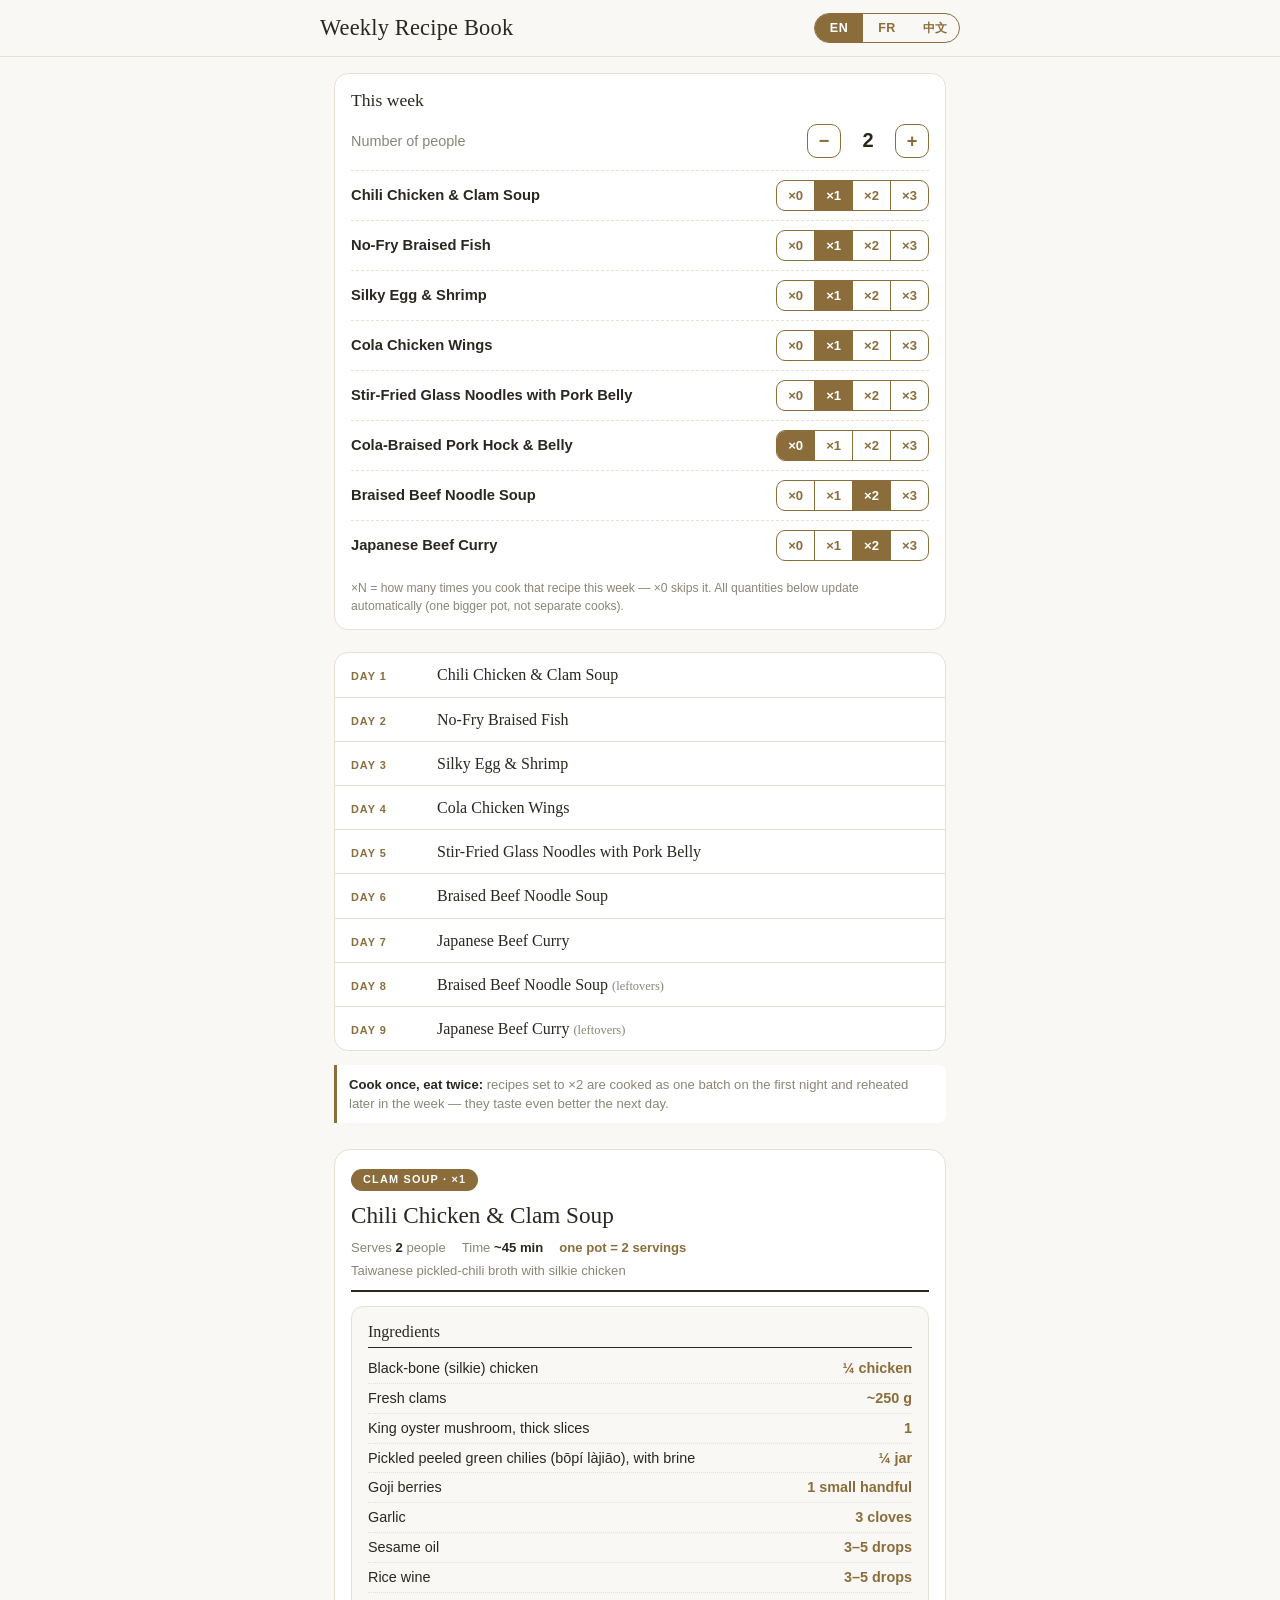
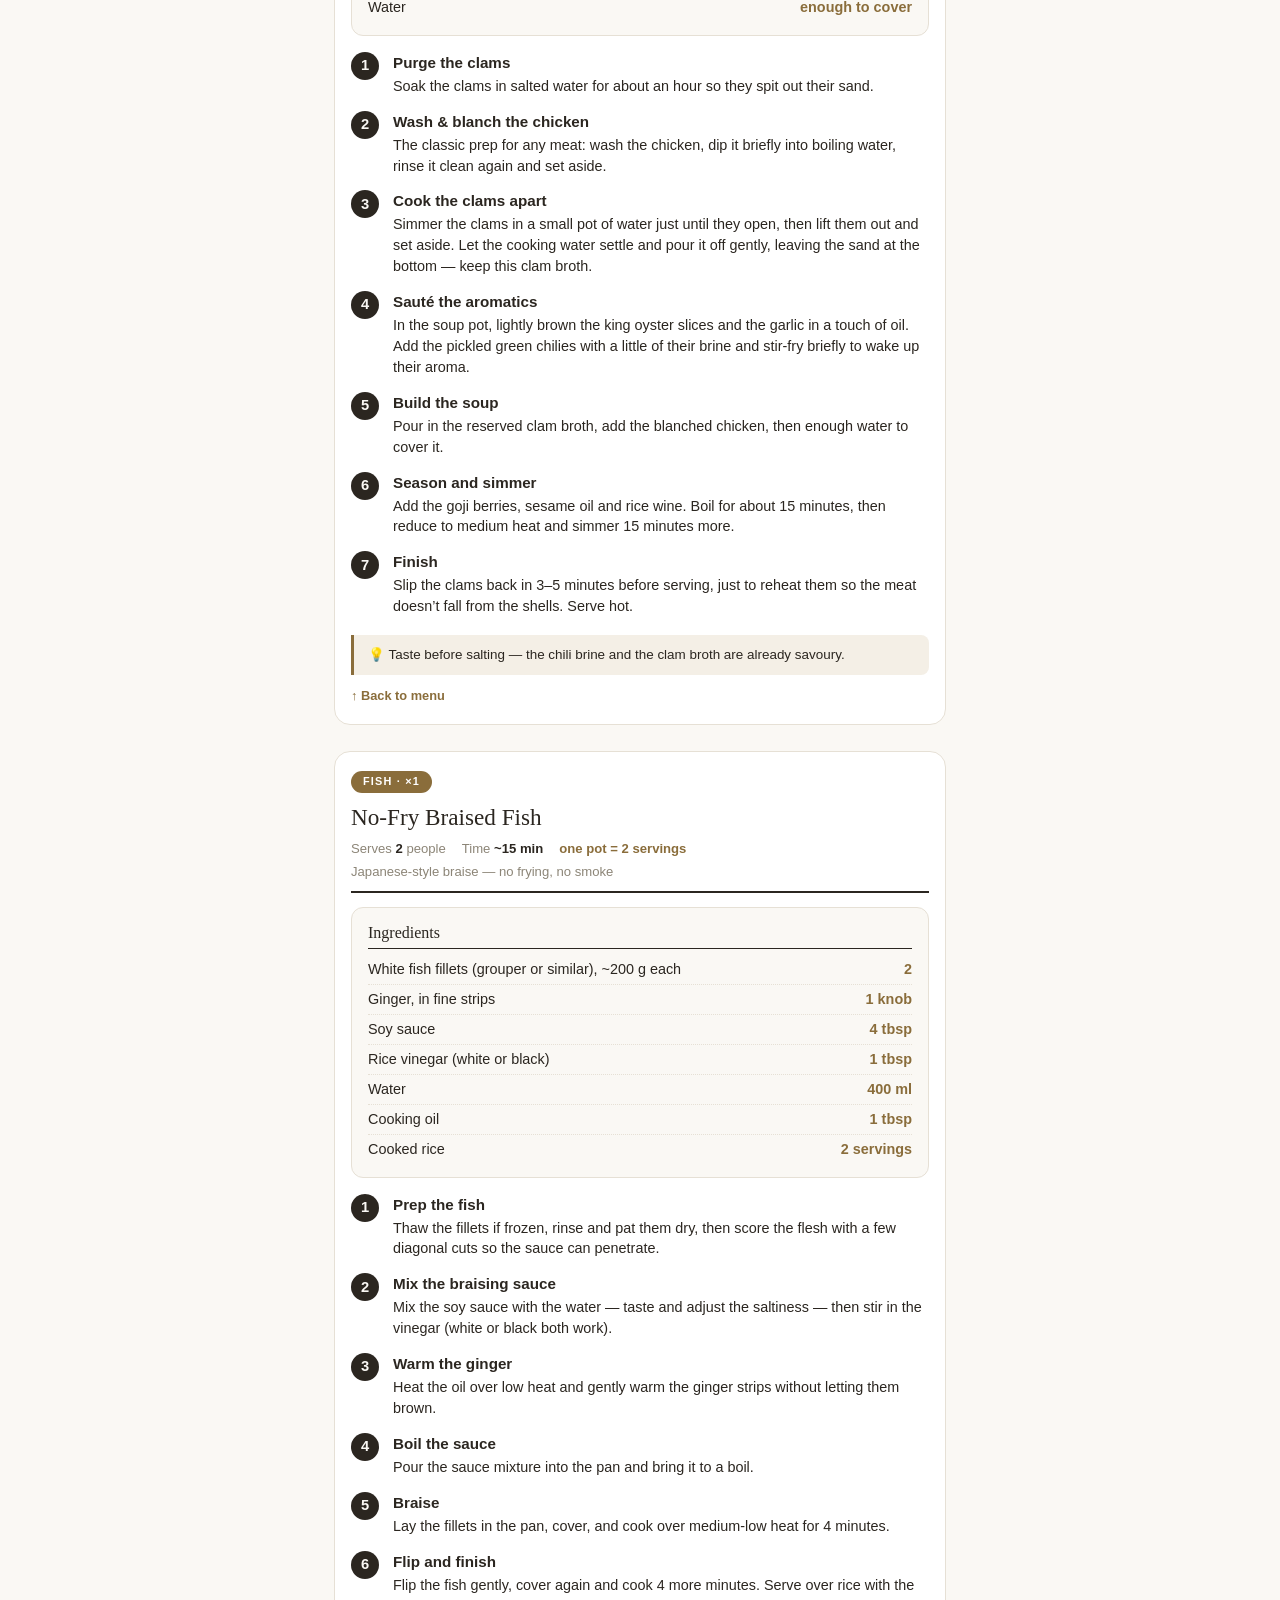
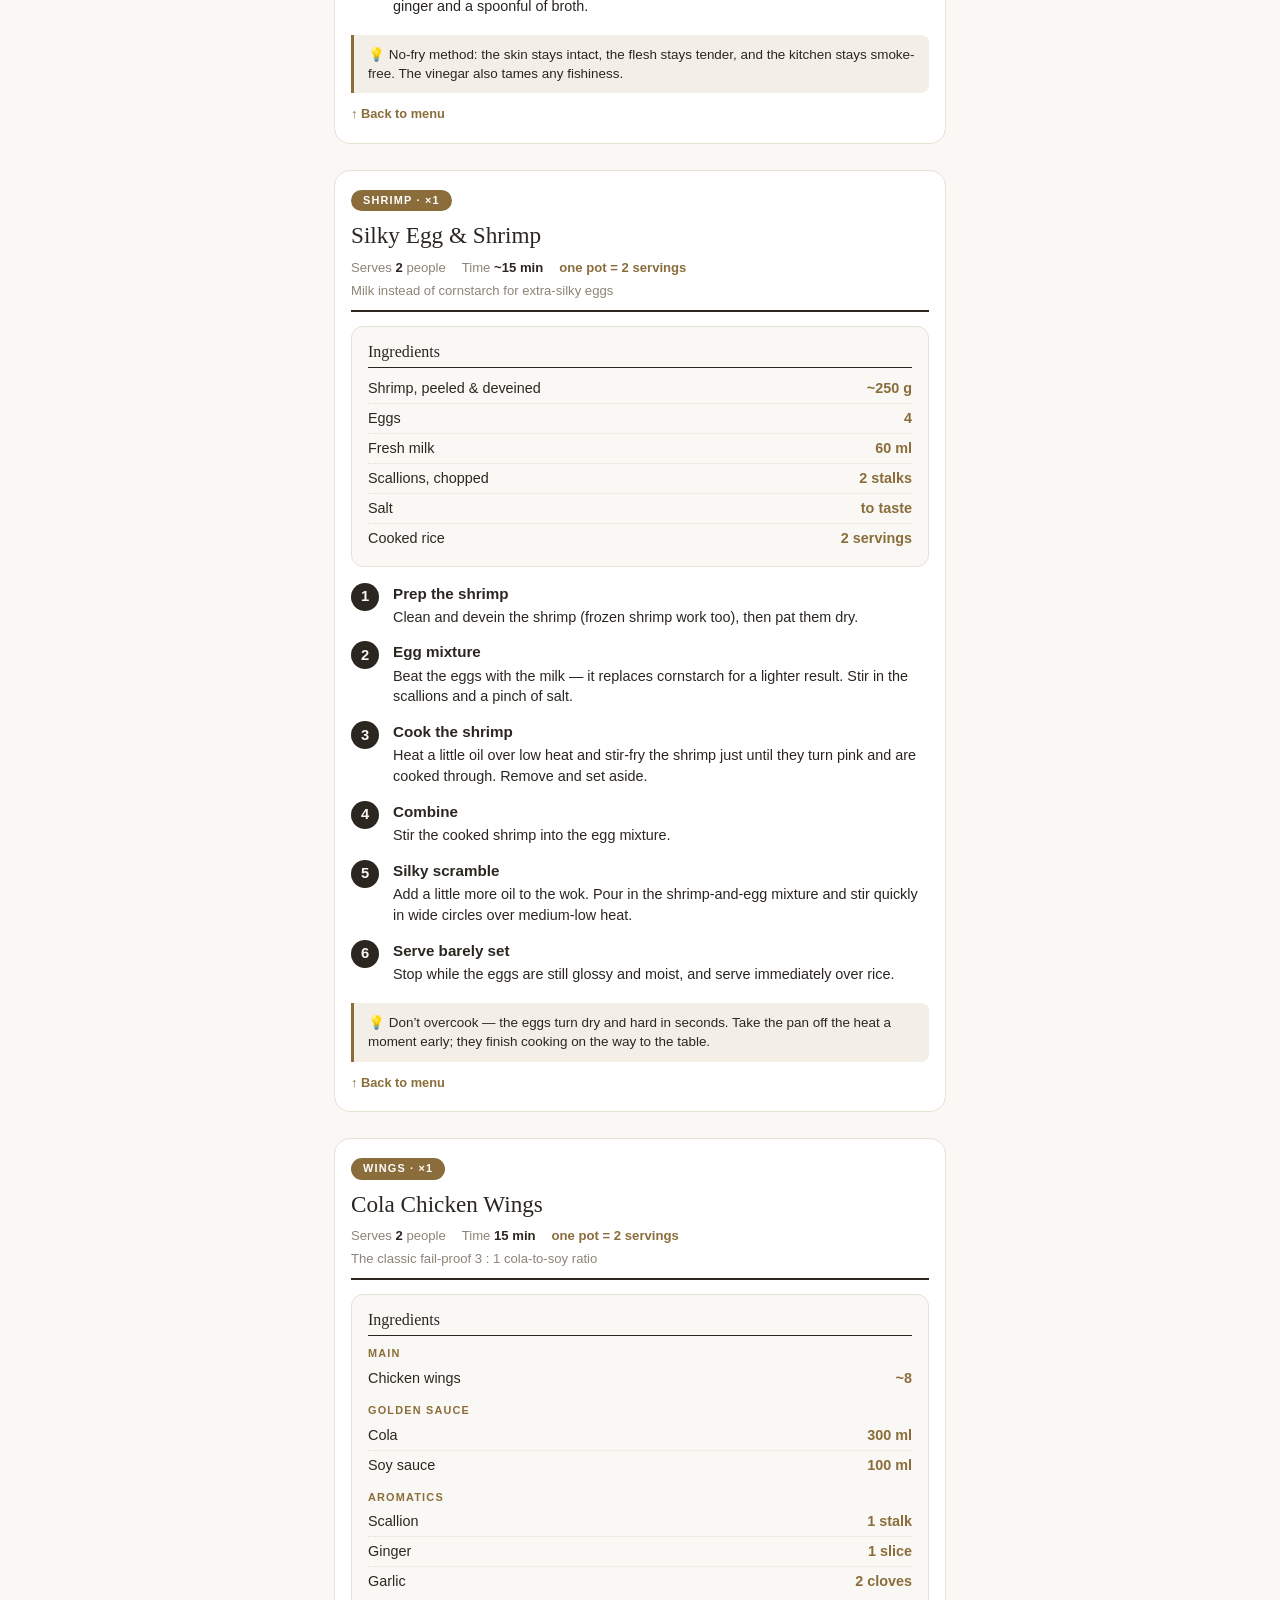
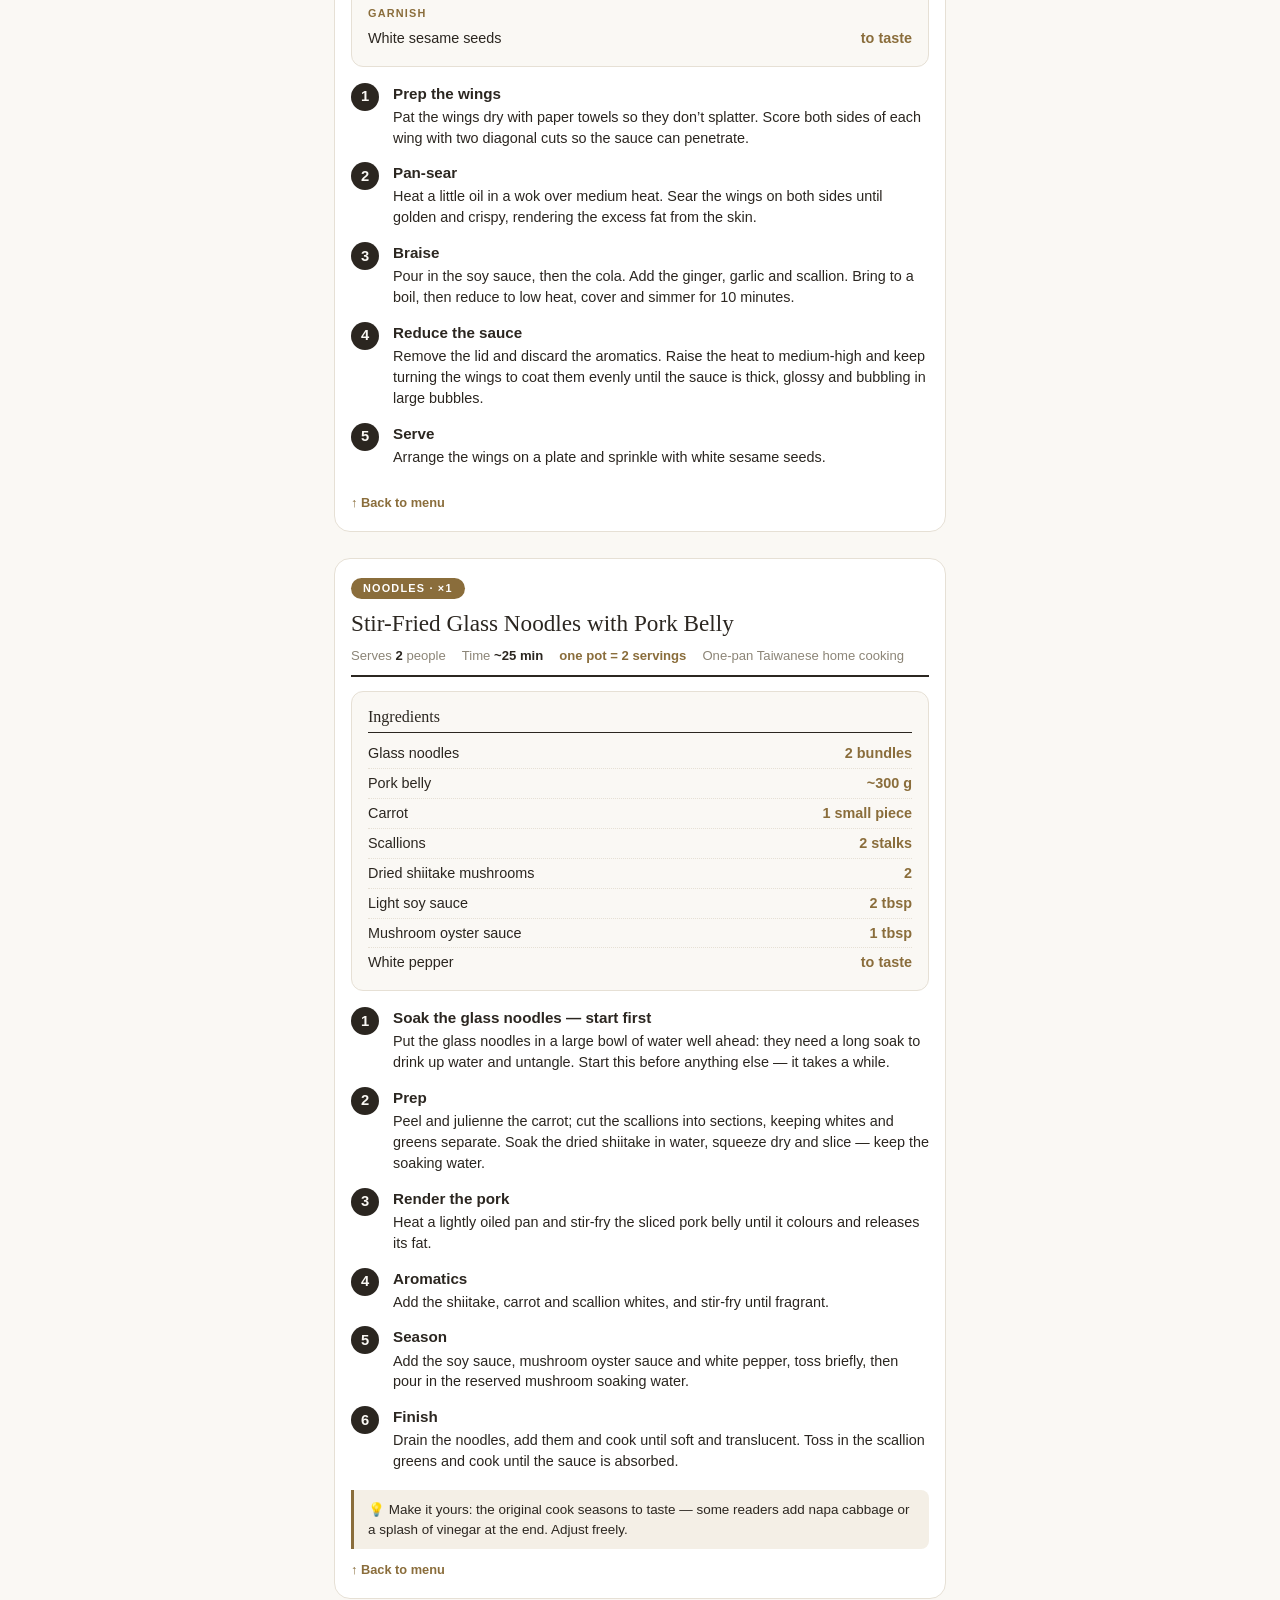
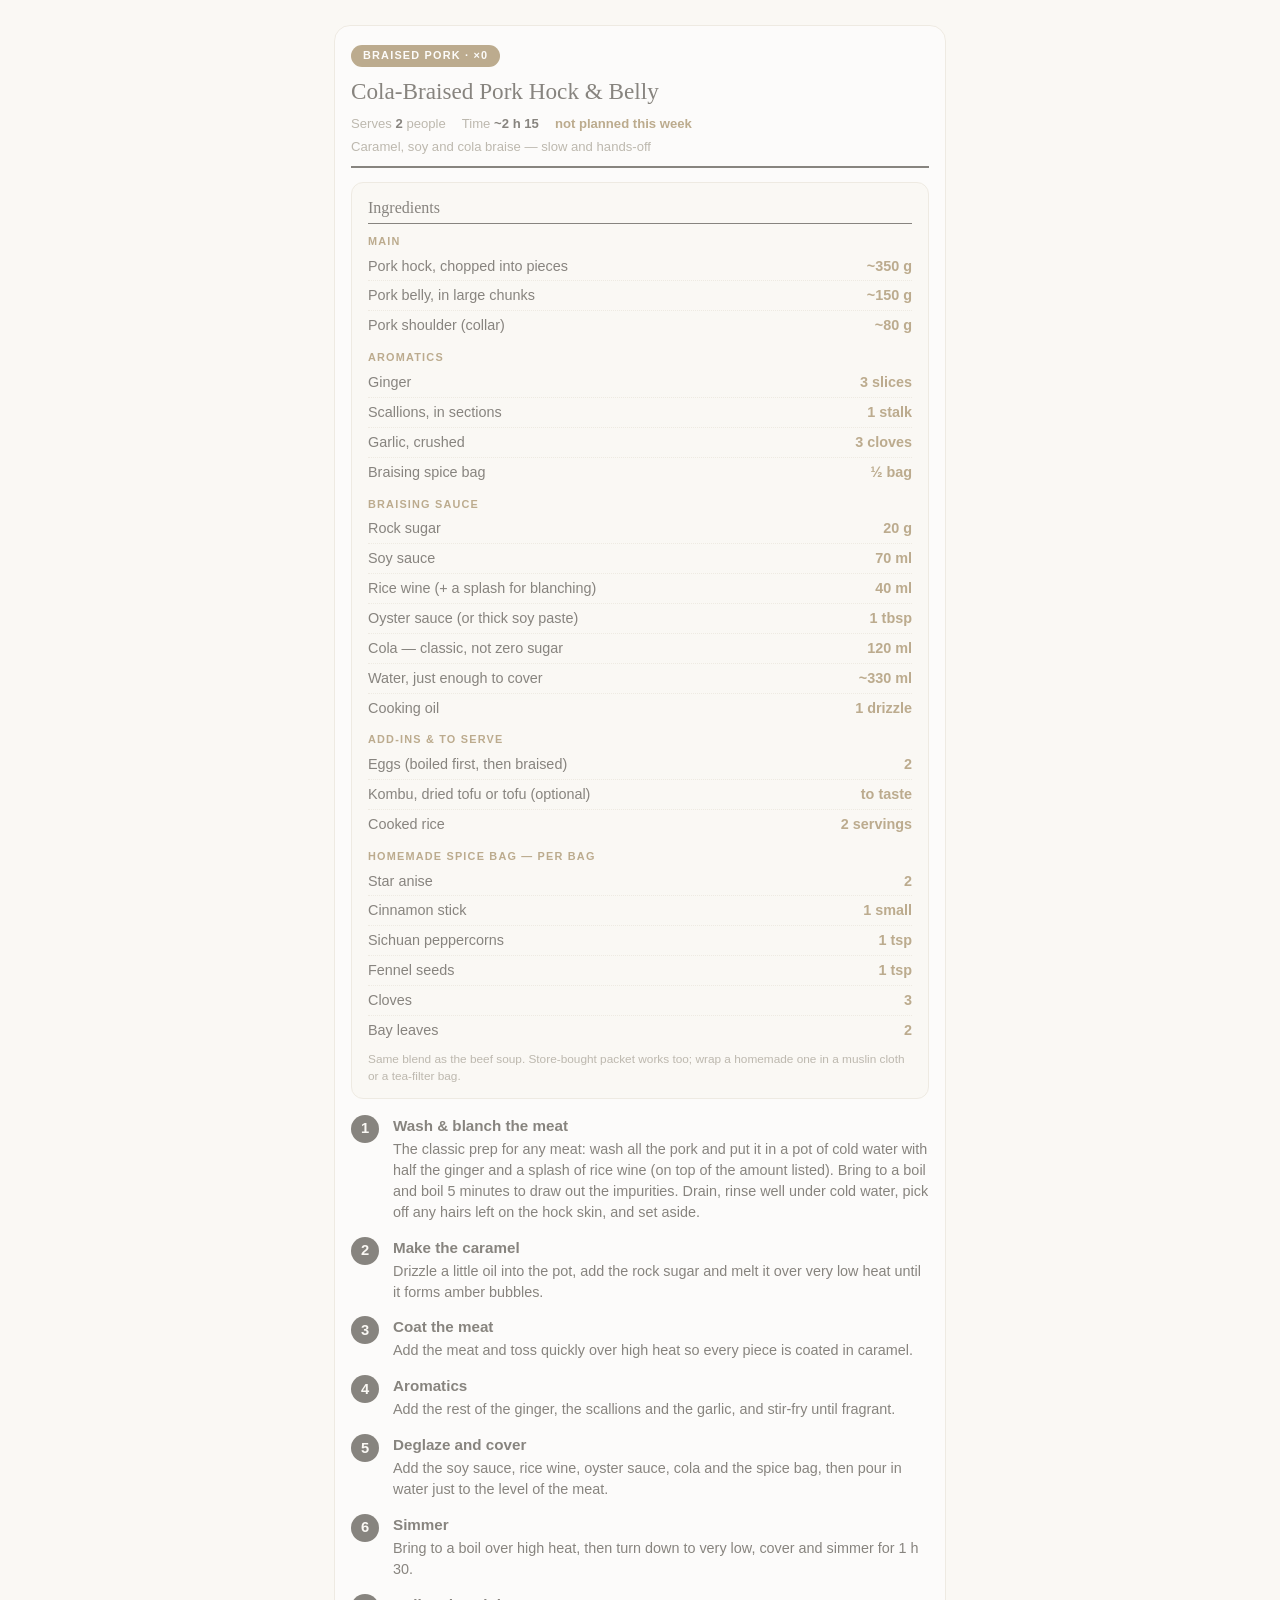
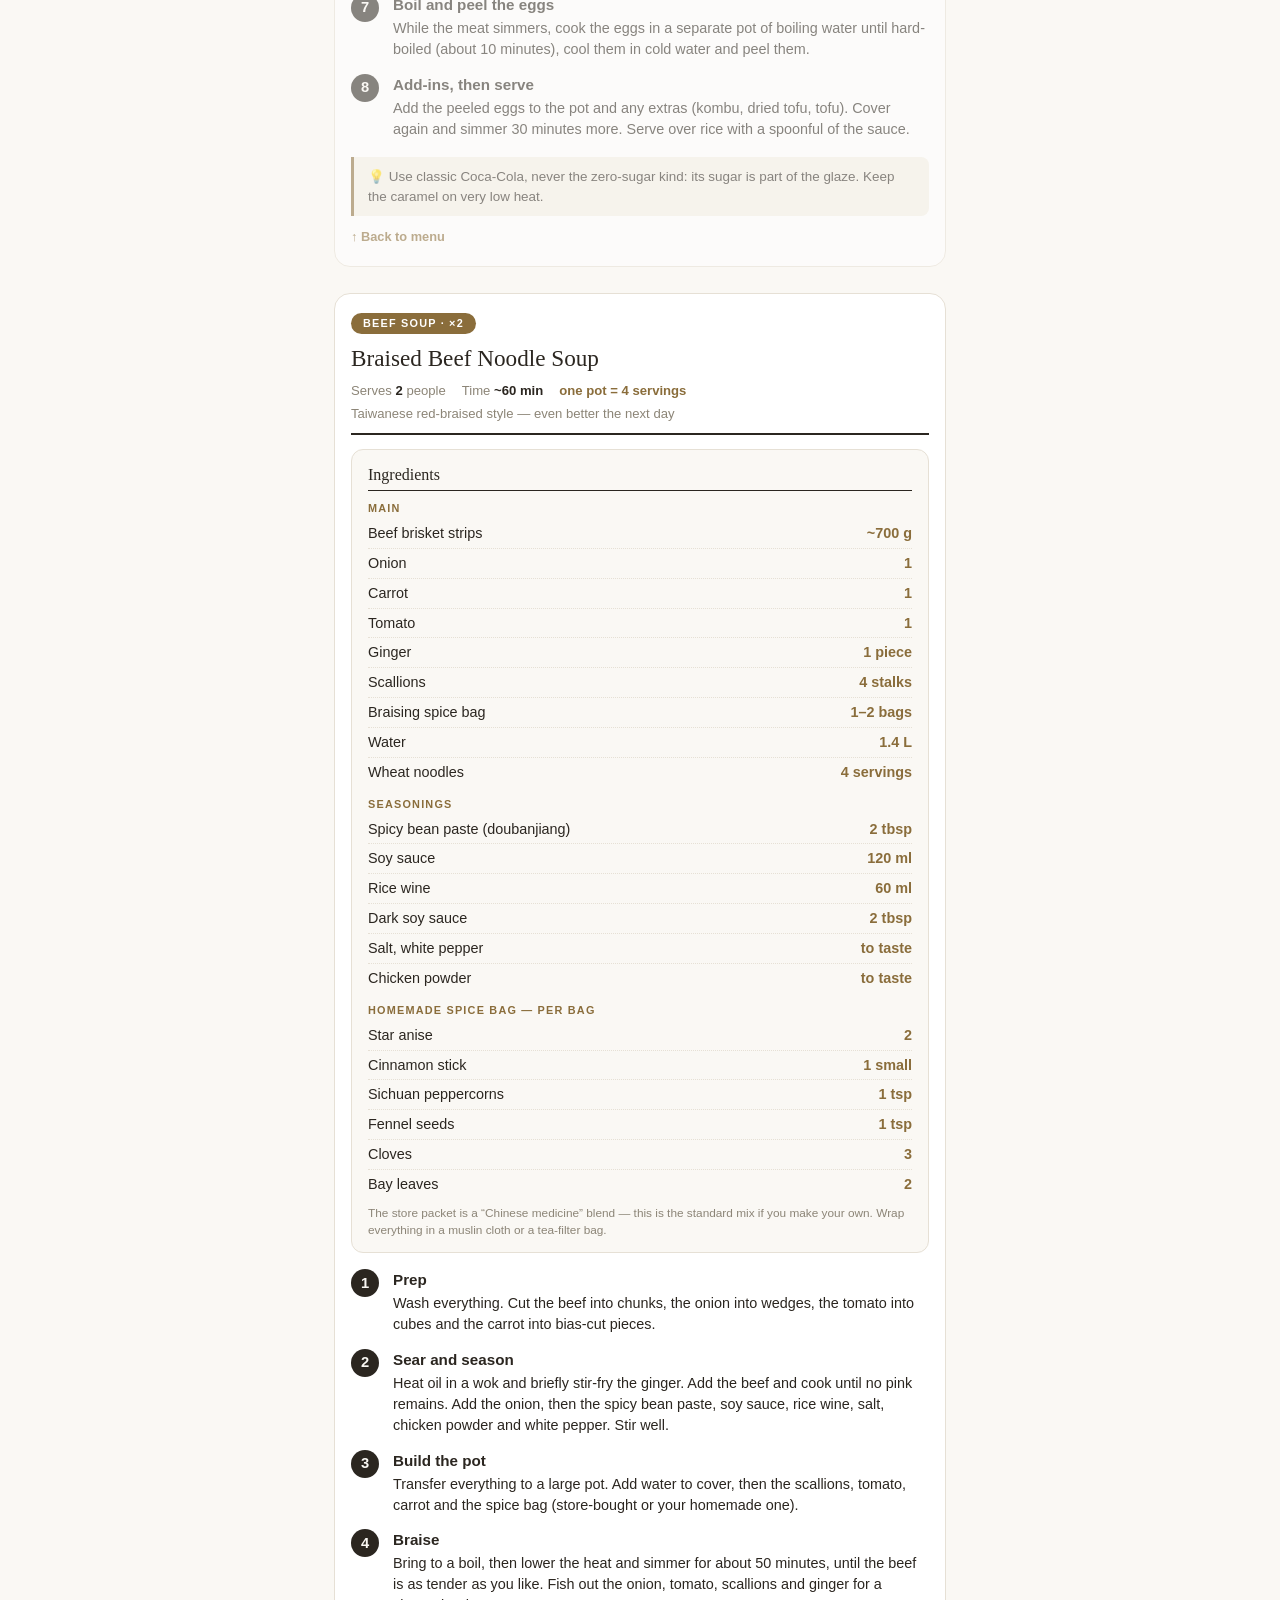
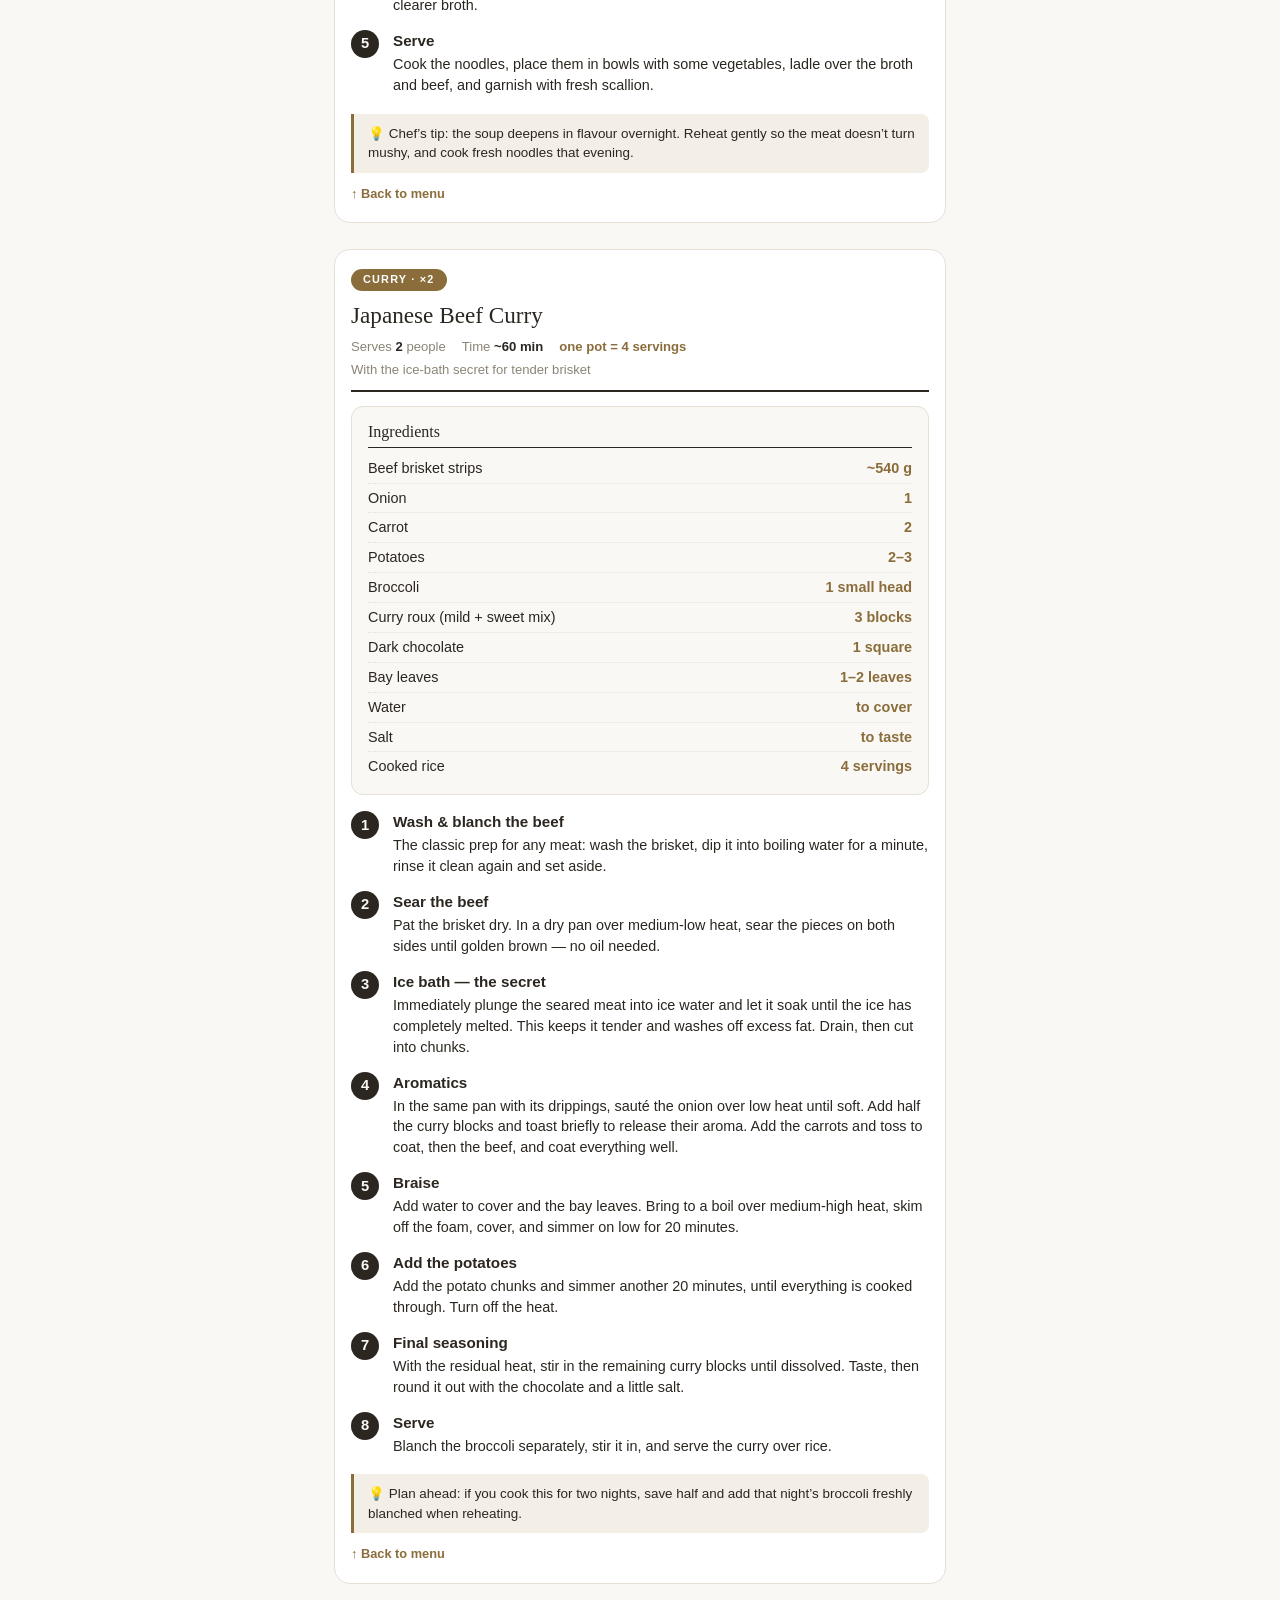
<file: recipes/recipe-book.html>
<!doctype html>
<html lang="en">
<meta charset="utf-8">
<link rel="icon" href="data:image/svg+xml,<svg xmlns=%27http://www.w3.org/2000/svg%27 viewBox=%270 0 100 100%27><text y=%27.9em%27 font-size=%2790%27>📖</text></svg>">
<meta name="robots" content="noindex, nofollow">
<title>Weekly Recipe Book</title>
<meta name="viewport" content="width=device-width, initial-scale=1, viewport-fit=cover">
<style>
  :root {
    --ground: #faf8f4;
    --card: #ffffff;
    --ink: #2b2620;
    --muted: #8c8577;
    --accent: #8a6d3b;
    --accent-ink: #ffffff;
    --border: #e6e0d5;
    --soft: #f4efe6;
  }
  @media (prefers-color-scheme: dark) {
    :root {
      --ground: #1c1917; --card: #26221d; --ink: #ece7dd; --muted: #9a9184;
      --accent: #c9a468; --accent-ink: #1c1917; --border: #3a342b; --soft: #211d18;
    }
  }
  :root[data-theme="dark"] {
    --ground: #1c1917; --card: #26221d; --ink: #ece7dd; --muted: #9a9184;
    --accent: #c9a468; --accent-ink: #1c1917; --border: #3a342b; --soft: #211d18;
  }
  :root[data-theme="light"] {
    --ground: #faf8f4; --card: #ffffff; --ink: #2b2620; --muted: #8c8577;
    --accent: #8a6d3b; --accent-ink: #ffffff; --border: #e6e0d5; --soft: #f4efe6;
  }

  * { margin: 0; padding: 0; box-sizing: border-box; }
  html { -webkit-text-size-adjust: 100%; scroll-behavior: smooth; }
  @media (prefers-reduced-motion: reduce) { html { scroll-behavior: auto; } }
  body {
    background: var(--ground); color: var(--ink);
    font-family: -apple-system, BlinkMacSystemFont, "Segoe UI", Roboto, "PingFang TC", "Microsoft JhengHei", Helvetica, Arial, sans-serif;
    font-size: 16px; line-height: 1.45; padding-bottom: 48px;
  }

  .top {
    position: sticky; top: 0; z-index: 10;
    background: var(--ground); border-bottom: 1px solid var(--border);
    padding: 12px 18px;
  }
  .head-row { display: flex; align-items: center; justify-content: space-between; gap: 12px; max-width: 640px; margin: 0 auto; }
  h1 { font-family: Georgia, "Times New Roman", serif; font-weight: 400; font-size: 1.4rem; letter-spacing: 0.2px; min-width: 0; }
  .lang { display: flex; flex: 0 0 auto; border: 1.5px solid var(--accent); border-radius: 999px; overflow: hidden; }
  .lang button {
    font: inherit; font-size: 0.78rem; font-weight: 700; letter-spacing: 0.5px;
    color: var(--accent); background: none; border: none; cursor: pointer;
    min-width: 48px; height: 28px; padding: 0; text-align: center;
  }
  .lang button.on { background: var(--accent); color: var(--accent-ink); }
  .lang button:focus-visible { outline: 2px solid var(--accent); outline-offset: -2px; }

  main { max-width: 640px; margin: 0 auto; padding: 16px 14px 0; }

  /* ---- Plan panel ---- */
  .plan {
    background: var(--card); border: 1px solid var(--border); border-radius: 14px;
    padding: 14px 16px; margin-bottom: 22px;
  }
  .plan h2 { font-family: Georgia, serif; font-weight: 400; font-size: 1.1rem; margin-bottom: 10px; }
  .ppl { display: flex; align-items: center; gap: 14px; padding-bottom: 12px; border-bottom: 1px dashed var(--border); }
  .ppl .lbl { font-size: 0.9rem; color: var(--muted); flex: 1; }
  .step-btn {
    width: 34px; height: 34px; border-radius: 10px;
    border: 1.5px solid var(--accent); background: none; color: var(--accent);
    font-size: 1.15rem; font-weight: 700; cursor: pointer; line-height: 1;
  }
  .step-btn:disabled { opacity: 0.35; cursor: default; }
  .step-btn:focus-visible { outline: 2px solid var(--accent); outline-offset: 2px; }
  .ppl b { font-size: 1.25rem; min-width: 26px; text-align: center; font-variant-numeric: tabular-nums; }
  .mrow { display: flex; align-items: center; gap: 10px; padding: 9px 0; border-bottom: 1px dashed var(--border); }
  .mrow:last-of-type { border-bottom: none; }
  .mrow .rname { flex: 1; font-size: 0.92rem; font-weight: 600; }
  .seg { display: flex; border: 1.5px solid var(--accent); border-radius: 9px; overflow: hidden; }
  .seg button {
    font: inherit; font-size: 0.82rem; font-weight: 700; padding: 5px 11px;
    background: none; border: none; color: var(--accent); cursor: pointer;
    border-left: 1.5px solid var(--accent);
  }
  .seg button:first-child { border-left: none; }
  .seg button.on { background: var(--accent); color: var(--accent-ink); }
  .seg button:focus-visible { outline: 2px solid var(--accent); outline-offset: -2px; }
  .plan-hint { font-size: 0.76rem; color: var(--muted); margin-top: 10px; }

  /* ---- Cover menu ---- */
  .menu {
    background: var(--card); border: 1px solid var(--border); border-radius: 14px;
    overflow: hidden; margin-bottom: 14px;
  }
  .menu a {
    display: flex; align-items: baseline; gap: 12px; padding: 10px 16px;
    border-bottom: 1px solid var(--border); text-decoration: none; color: inherit;
  }
  .menu a:last-child { border-bottom: none; }
  .menu .d {
    font-size: 0.68rem; text-transform: uppercase; letter-spacing: 1px;
    color: var(--accent); font-weight: 700; min-width: 74px;
  }
  .menu .dish { font-family: Georgia, serif; font-size: 1rem; flex: 1; }
  .menu .lo { color: var(--muted); font-size: 0.78rem; }
  .note {
    font-size: 0.82rem; color: var(--muted);
    padding: 10px 12px; border-left: 3px solid var(--accent);
    background: var(--card); border-radius: 0 8px 8px 0; margin-bottom: 26px;
  }
  .note b { color: var(--ink); }

  /* ---- Recipe ---- */
  .recipe {
    background: var(--card); border: 1px solid var(--border); border-radius: 16px;
    padding: 16px 16px 18px; margin-bottom: 26px; scroll-margin-top: 70px;
  }
  .recipe.off { opacity: 0.55; }
  .r-head { border-bottom: 2.5px solid var(--ink); padding-bottom: 10px; margin-bottom: 14px; }
  .day-badge {
    display: inline-block; background: var(--accent); color: var(--accent-ink);
    border-radius: 999px; font-size: 0.68rem; letter-spacing: 1.2px;
    text-transform: uppercase; font-weight: 700; padding: 3px 12px; margin-bottom: 8px;
  }
  h3.r-title { font-family: Georgia, serif; font-size: 1.45rem; font-weight: 400; text-wrap: balance; }
  .r-meta { color: var(--muted); font-size: 0.82rem; margin-top: 5px; display: flex; flex-wrap: wrap; gap: 4px 16px; }
  .r-meta b { color: var(--ink); }
  .r-batch { color: var(--accent); font-weight: 600; }

  .ing {
    background: var(--ground); border: 1px solid var(--border); border-radius: 12px;
    padding: 13px 16px; margin-bottom: 16px;
  }
  .ing h4 {
    font-family: Georgia, serif; font-size: 1rem; font-weight: 400;
    border-bottom: 1.5px solid var(--ink); padding-bottom: 4px; margin-bottom: 6px;
  }
  .ing h5 {
    font-size: 0.68rem; text-transform: uppercase; letter-spacing: 1.2px;
    color: var(--accent); margin: 10px 0 2px;
  }
  .ing ul { list-style: none; }
  .ing li {
    display: flex; justify-content: space-between; gap: 12px; align-items: baseline;
    padding: 4px 0; border-bottom: 1px dotted var(--border); font-size: 0.9rem;
  }
  .ing li:last-child { border-bottom: none; }
  .ing .q { color: var(--accent); font-weight: 600; text-align: right; white-space: nowrap; }
  .ing .subnote { font-size: 0.74rem; color: var(--muted); margin-top: 6px; }

  .steps ol { list-style: none; counter-reset: step; }
  .steps li { counter-increment: step; position: relative; padding: 0 0 14px 42px; }
  .steps li::before {
    content: counter(step);
    position: absolute; left: 0; top: 0;
    width: 28px; height: 28px; border-radius: 50%;
    background: var(--ink); color: var(--ground);
    font-size: 0.92rem; font-weight: 700;
    display: flex; align-items: center; justify-content: center;
  }
  .steps li b { display: block; font-size: 0.95rem; margin-bottom: 2px; }
  .steps li p { font-size: 0.9rem; color: var(--ink); }
  .tipbox {
    background: var(--soft); border-left: 3px solid var(--accent);
    border-radius: 0 8px 8px 0; padding: 10px 14px; font-size: 0.84rem; margin-top: 4px;
  }
  .tipbox b { color: var(--accent); }
  .backtop { display: inline-block; margin-top: 12px; font-size: 0.8rem; color: var(--accent); text-decoration: none; font-weight: 600; }
</style>

<header class="top" id="top">
  <div class="head-row">
    <h1 id="title">Weekly Recipe Book</h1>
    <div class="lang" role="group" aria-label="Language">
      <button id="lang-en" type="button">EN</button>
      <button id="lang-fr" type="button">FR</button>
      <button id="lang-zh" type="button">中文</button>
    </div>
  </div>
</header>

<main>
  <section class="plan" id="plan"></section>
  <nav class="menu" id="menu"></nav>
  <p class="note" id="covernote"></p>
  <div id="recipes"></div>
</main>

<script>
  // ---------- units & formatting ----------
  const U = {
    g:    { en: ["g","g"],                 fr: ["g","g"],                     zh: ["克","克"],       step: 10 },
    ml:   { en: ["ml","ml"],               fr: ["ml","ml"],                   zh: ["毫升","毫升"],   step: 10 },
    pc:   { en: ["",""],                   fr: ["",""],                       zh: ["",""],           step: 0.5 },
    slice:{ en: ["slice","slices"],        fr: ["tranche","tranches"],        zh: ["片","片"],       step: 0.5 },
    stalk:{ en: ["stalk","stalks"],        fr: ["tige","tiges"],              zh: ["根","根"],       step: 0.5 },
    clove:{ en: ["clove","cloves"],        fr: ["gousse","gousses"],          zh: ["瓣","瓣"],       step: 1 },
    tbsp: { en: ["tbsp","tbsp"],           fr: ["c. à s.","c. à s."],         zh: ["大匙","大匙"],   step: 0.5 },
    serv: { en: ["serving","servings"],    fr: ["portion","portions"],        zh: ["人份","人份"],   step: 0.5 },
    bag:  { en: ["bag","bags"],            fr: ["sachet","sachets"],          zh: ["包","包"],       step: 0.5 },
    bund: { en: ["bundle","bundles"],      fr: ["paquet","paquets"],          zh: ["把","把"],       step: 0.5 },
    block:{ en: ["block","blocks"],        fr: ["cube","cubes"],              zh: ["塊","塊"],       step: 0.5 },
    sq:   { en: ["square","squares"],      fr: ["carré","carrés"],            zh: ["格","格"],       step: 0.5 },
    leaf: { en: ["leaf","leaves"],         fr: ["feuille","feuilles"],        zh: ["片","片"],       step: 0.5 },
    can:  { en: ["can (300 ml)","cans (300 ml)"], fr: ["canette (300 ml)","canettes (300 ml)"], zh: ["罐（300 毫升）","罐（300 毫升）"], step: 0.5 },
    jar:  { en: ["jar","jar"],             fr: ["bocal","bocal"],             zh: ["瓶","瓶"],       step: 0.25 },
    chick:{ en: ["chicken","chickens"],    fr: ["poulet","poulets"],          zh: ["隻","隻"],       step: 0.25 },
    head: { en: ["small head","small heads"], fr: ["petite tête","petites têtes"], zh: ["小顆","小顆"], step: 0.25 }
  };
  const FRACS = { 0.25: "¼", 0.5: "½", 0.75: "¾" };
  function roundStep(x, s) { return Math.max(s, Math.round(x / s) * s); }
  function fmtN(x, uk) {
    const u = U[uk];
    if (uk === "g" && x >= 1000) return (Math.round(x / 100) / 10) + " kg";
    if (uk === "ml" && x >= 1000) return (Math.round(x / 100) / 10) + " L";
    if (uk === "g" || uk === "ml") return roundStep(x, u.step) + "";
    const r = roundStep(x, u.step);
    const w = Math.floor(r + 1e-9), rem = Math.round((r - w) * 100) / 100;
    if (FRACS[rem]) return (w ? w : "") + FRACS[rem];
    return (Math.round(r * 10) / 10) + "";
  }
  // q: number | [lo,hi] | {txt:{en,fr,zh}}   f: scale factor
  function fmtQ(q, uk, f, approx, lang) {
    if (q && q.txt) return q.txt[lang];
    const range = Array.isArray(q) ? q : [q, q];
    const lo = range[0] * f, hi = range[1] * f;
    const a = fmtN(lo, uk), b = fmtN(hi, uk);
    let s = a === b ? a : a + "–" + b;
    const u = U[uk];
    const label = u[lang][hi > 1 ? 1 : 0];
    if (label && !((uk === "g" || uk === "ml") && hi >= 1000)) s += " " + label;
    return (approx ? "~" : "") + s;
  }

  // ---------- content ----------
  const RECIPES = [
    {
      id: "clam", def: 1,
      name: { en: "Chili Chicken & Clam Soup", fr: "Soupe de poulet aux palourdes et piments", zh: "剝皮辣椒蛤蜊雞湯" },
      short: { en: "Clam soup", fr: "Soupe palourdes", zh: "雞湯" },
      time: "~45 min",
      note: { en: "Taiwanese pickled-chili broth with silkie chicken", fr: "Bouillon taïwanais aux piments au vinaigre et poulet soie", zh: "台式剝皮辣椒湯底配烏骨雞" },
      groups: [
        { label: null, items: [
          { n: { en: "Black-bone (silkie) chicken", fr: "Poulet soie (chair noire)", zh: "烏骨雞" }, q: 0.25, u: "chick" },
          { n: { en: "Fresh clams", fr: "Palourdes fraîches", zh: "蛤蜊" }, q: 250, u: "g", approx: true },
          { n: { en: "King oyster mushroom, thick slices", fr: "Pleurote du panicaut, en tranches épaisses", zh: "杏鮑菇（厚片）" }, q: 1, u: "pc" },
          { n: { en: "Pickled peeled green chilies (bōpí làjiāo), with brine", fr: "Piments verts pelés au vinaigre (bōpí làjiāo), avec la saumure", zh: "剝皮辣椒（連湯汁）" }, q: 0.25, u: "jar" },
          { n: { en: "Goji berries", fr: "Baies de goji", zh: "枸杞" }, q: { txt: { en: "1 small handful", fr: "1 petite poignée", zh: "一小把" } } },
          { n: { en: "Garlic", fr: "Ail", zh: "蒜" }, q: 3, u: "clove" },
          { n: { en: "Sesame oil", fr: "Huile de sésame", zh: "香油" }, q: { txt: { en: "3–5 drops", fr: "3–5 gouttes", zh: "3–5 滴" } } },
          { n: { en: "Rice wine", fr: "Vin de riz", zh: "米酒" }, q: { txt: { en: "3–5 drops", fr: "3–5 gouttes", zh: "3–5 滴" } } },
          { n: { en: "Water", fr: "Eau", zh: "水" }, q: { txt: { en: "enough to cover", fr: "à hauteur", zh: "蓋過食材" } } }
        ]}
      ],
      steps: [
        { t: { en: "Purge the clams", fr: "Purger les palourdes", zh: "吐沙" },
          d: { en: "Soak the clams in salted water for about an hour so they spit out their sand.",
               fr: "Faites tremper les palourdes environ 1 heure dans de l’eau salée pour qu’elles rejettent leur sable.",
               zh: "蛤蜊泡鹽水約 1 小時吐沙。" } },
        { t: { en: "Wash & blanch the chicken", fr: "Laver et blanchir le poulet", zh: "洗雞汆燙" },
          d: { en: "The classic prep for any meat: wash the chicken, dip it briefly into boiling water, rinse it clean again and set aside.",
               fr: "La préparation classique pour toute viande : lavez le poulet, plongez-le brièvement dans l’eau bouillante, rincez-le à nouveau et réservez.",
               zh: "處理肉類的經典步驟：雞肉洗淨，滾水略燙，再沖洗乾淨備用。" } },
        { t: { en: "Cook the clams apart", fr: "Cuire les palourdes à part", zh: "另煮蛤蜊" },
          d: { en: "Simmer the clams in a small pot of water just until they open, then lift them out and set aside. Let the cooking water settle and pour it off gently, leaving the sand at the bottom — keep this clam broth.",
               fr: "Faites cuire les palourdes dans une petite casserole d’eau juste jusqu’à ouverture, puis sortez-les et réservez-les. Laissez l’eau de cuisson reposer et versez-la doucement en laissant le sable au fond — gardez ce bouillon de palourdes.",
               zh: "小鍋加水煮蛤蜊，開口即撈出備用。煮蛤蜊的水靜置沉澱後輕輕倒出——沙留鍋底——蛤蜊高湯留用。" } },
        { t: { en: "Sauté the aromatics", fr: "Faire revenir les aromates", zh: "炒香配料" },
          d: { en: "In the soup pot, lightly brown the king oyster slices and the garlic in a touch of oil. Add the pickled green chilies with a little of their brine and stir-fry briefly to wake up their aroma.",
               fr: "Dans la marmite, faites légèrement dorer les tranches de pleurote et l’ail dans un filet d’huile. Ajoutez les piments verts pelés avec un peu de leur saumure et faites-les revenir brièvement pour réveiller leurs arômes.",
               zh: "湯鍋中少許油，將杏鮑菇片與蒜瓣略煎上色。加入剝皮辣椒和少許湯汁，略炒出香氣。" } },
        { t: { en: "Build the soup", fr: "Monter la soupe", zh: "組湯" },
          d: { en: "Pour in the reserved clam broth, add the blanched chicken, then enough water to cover it.",
               fr: "Versez le bouillon de palourdes réservé, ajoutez le poulet blanchi, puis de l’eau à hauteur.",
               zh: "倒入預留的蛤蜊高湯，放入汆燙好的雞肉，再加水蓋過。" } },
        { t: { en: "Season and simmer", fr: "Assaisonner et mijoter", zh: "調味燉煮" },
          d: { en: "Add the goji berries, sesame oil and rice wine. Boil for about 15 minutes, then reduce to medium heat and simmer 15 minutes more.",
               fr: "Ajoutez les baies de goji, l’huile de sésame et le vin de riz. Faites bouillir environ 15 minutes, puis passez à feu moyen et laissez mijoter encore 15 minutes.",
               zh: "加入枸杞、香油、米酒。大火煮約 15 分鐘，轉中火再煮 15 分鐘。" } },
        { t: { en: "Finish", fr: "Finir", zh: "完成" },
          d: { en: "Slip the clams back in 3–5 minutes before serving, just to reheat them so the meat doesn’t fall from the shells. Serve hot.",
               fr: "Remettez les palourdes 3 à 5 minutes avant de servir, juste pour les réchauffer et que la chair ne se détache pas des coquilles. Servez bien chaud.",
               zh: "上桌前 3–5 分鐘把蛤蜊放回鍋中溫熱即可，以免肉脫殼。趁熱享用。" } }
      ],
      tip: { en: "Taste before salting — the chili brine and the clam broth are already savoury.",
             fr: "Goûtez avant de saler : la saumure des piments et le bouillon de palourdes sont déjà bien savoureux.",
             zh: "加鹽前先試味——剝皮辣椒湯汁和蛤蜊高湯已經很鮮。" }
    },
    {
      id: "fish", def: 1,
      name: { en: "No-Fry Braised Fish", fr: "Poisson braisé sans friture", zh: "免煎紅燒魚" },
      short: { en: "Fish", fr: "Poisson", zh: "紅燒魚" },
      time: "~15 min",
      note: { en: "Japanese-style braise — no frying, no smoke", fr: "Braisage à la japonaise — sans friture ni fumée", zh: "日式煮魚法——免煎免油煙" },
      groups: [
        { label: null, items: [
          { n: { en: "White fish fillets (grouper or similar), ~200 g each", fr: "Filets de poisson blanc (mérou ou similaire), ~200 g pièce", zh: "白肉魚片（石斑或類似），每片約 200 克" }, q: 2, u: "pc" },
          { n: { en: "Ginger, in fine strips", fr: "Gingembre en fine julienne", zh: "薑絲" }, q: { txt: { en: "1 knob", fr: "1 morceau", zh: "一塊" } } },
          { n: { en: "Soy sauce", fr: "Sauce soja", zh: "醬油" }, q: 4, u: "tbsp" },
          { n: { en: "Rice vinegar (white or black)", fr: "Vinaigre de riz (blanc ou noir)", zh: "米醋（白醋或烏醋）" }, q: 1, u: "tbsp" },
          { n: { en: "Water", fr: "Eau", zh: "水" }, q: 400, u: "ml" },
          { n: { en: "Cooking oil", fr: "Huile de cuisson", zh: "食用油" }, q: 1, u: "tbsp" },
          { n: { en: "Cooked rice", fr: "Riz cuit", zh: "白飯" }, q: 2, u: "serv" }
        ]}
      ],
      steps: [
        { t: { en: "Prep the fish", fr: "Préparer le poisson", zh: "處理魚片" },
          d: { en: "Thaw the fillets if frozen, rinse and pat them dry, then score the flesh with a few diagonal cuts so the sauce can penetrate.",
               fr: "Décongelez les filets si besoin, rincez-les et séchez-les, puis entaillez la chair de quelques incisions en diagonale pour que la sauce pénètre.",
               zh: "魚片解凍後洗淨擦乾，魚身斜劃幾刀，讓醬汁入味。" } },
        { t: { en: "Mix the braising sauce", fr: "Préparer la sauce", zh: "調醬汁" },
          d: { en: "Mix the soy sauce with the water — taste and adjust the saltiness — then stir in the vinegar (white or black both work).",
               fr: "Mélangez la sauce soja avec l’eau — goûtez et ajustez la salinité — puis incorporez le vinaigre (blanc ou noir, les deux fonctionnent).",
               zh: "醬油加水調勻——先試鹹淡——再加入米醋（白醋或烏醋皆可）。" } },
        { t: { en: "Warm the ginger", fr: "Chauffer le gingembre", zh: "溫薑絲" },
          d: { en: "Heat the oil over low heat and gently warm the ginger strips without letting them brown.",
               fr: "Faites chauffer l’huile à feu doux et laissez tiédir la julienne de gingembre sans la laisser colorer.",
               zh: "小火熱油，薑絲輕輕加熱出香，不要焦。" } },
        { t: { en: "Boil the sauce", fr: "Porter la sauce à ébullition", zh: "煮滾醬汁" },
          d: { en: "Pour the sauce mixture into the pan and bring it to a boil.",
               fr: "Versez la sauce dans la poêle et portez à ébullition.",
               zh: "倒入醬汁，煮至沸騰。" } },
        { t: { en: "Braise", fr: "Braiser", zh: "燜煮" },
          d: { en: "Lay the fillets in the pan, cover, and cook over medium-low heat for 4 minutes.",
               fr: "Déposez les filets dans la poêle, couvrez et laissez cuire à feu moyen-doux 4 minutes.",
               zh: "放入魚片，加蓋，中小火煮 4 分鐘。" } },
        { t: { en: "Flip and finish", fr: "Retourner et finir", zh: "翻面完成" },
          d: { en: "Flip the fish gently, cover again and cook 4 more minutes. Serve over rice with the ginger and a spoonful of broth.",
               fr: "Retournez délicatement le poisson, couvrez à nouveau et laissez cuire encore 4 minutes. Servez sur le riz avec le gingembre et une cuillère de bouillon.",
               zh: "輕輕翻面，再加蓋煮 4 分鐘。連薑絲和一匙湯汁淋在白飯上享用。" } }
      ],
      tip: { en: "No-fry method: the skin stays intact, the flesh stays tender, and the kitchen stays smoke-free. The vinegar also tames any fishiness.",
             fr: "Sans friture : la peau reste intacte, la chair tendre, et pas de fumée dans la cuisine. Le vinaigre neutralise aussi l’odeur du poisson.",
             zh: "免煎法：魚皮完整、肉質軟嫩、廚房無油煙。醋也能去腥。" }
    },
    {
      id: "shrimp", def: 1,
      name: { en: "Silky Egg & Shrimp", fr: "Œufs soyeux aux crevettes", zh: "滑蛋蝦仁" },
      short: { en: "Shrimp", fr: "Crevettes", zh: "蝦仁" },
      time: "~15 min",
      note: { en: "Milk instead of cornstarch for extra-silky eggs", fr: "Du lait plutôt que de la fécule pour des œufs très soyeux", zh: "以鮮奶取代太白粉，蛋更滑嫩" },
      groups: [
        { label: null, items: [
          { n: { en: "Shrimp, peeled & deveined", fr: "Crevettes décortiquées et déveinées", zh: "蝦仁" }, q: 250, u: "g", approx: true },
          { n: { en: "Eggs", fr: "Œufs", zh: "雞蛋" }, q: 4, u: "pc" },
          { n: { en: "Fresh milk", fr: "Lait frais", zh: "鮮奶" }, q: 60, u: "ml" },
          { n: { en: "Scallions, chopped", fr: "Oignons nouveaux ciselés", zh: "蔥花" }, q: 2, u: "stalk" },
          { n: { en: "Salt", fr: "Sel", zh: "鹽" }, q: { txt: { en: "to taste", fr: "selon le goût", zh: "適量" } } },
          { n: { en: "Cooked rice", fr: "Riz cuit", zh: "白飯" }, q: 2, u: "serv" }
        ]}
      ],
      steps: [
        { t: { en: "Prep the shrimp", fr: "Préparer les crevettes", zh: "處理蝦仁" },
          d: { en: "Clean and devein the shrimp (frozen shrimp work too), then pat them dry.",
               fr: "Nettoyez et déveinez les crevettes (les surgelées conviennent aussi), puis séchez-les.",
               zh: "蝦仁洗淨去腸泥（冷凍蝦仁也可以），擦乾備用。" } },
        { t: { en: "Egg mixture", fr: "Mélange d’œufs", zh: "調蛋液" },
          d: { en: "Beat the eggs with the milk — it replaces cornstarch for a lighter result. Stir in the scallions and a pinch of salt.",
               fr: "Battez les œufs avec le lait — il remplace la fécule pour un résultat plus léger. Incorporez les oignons nouveaux et une pincée de sel.",
               zh: "雞蛋加鮮奶打勻——以奶代粉更清爽。加入蔥花和少許鹽拌勻。" } },
        { t: { en: "Cook the shrimp", fr: "Cuire les crevettes", zh: "炒蝦仁" },
          d: { en: "Heat a little oil over low heat and stir-fry the shrimp just until they turn pink and are cooked through. Remove and set aside.",
               fr: "Chauffez un peu d’huile à feu doux et faites sauter les crevettes juste jusqu’à ce qu’elles rosissent et soient cuites. Retirez et réservez.",
               zh: "小火熱少許油，蝦仁炒至變色熟透，起鍋備用。" } },
        { t: { en: "Combine", fr: "Assembler", zh: "混合" },
          d: { en: "Stir the cooked shrimp into the egg mixture.",
               fr: "Mélangez les crevettes cuites au mélange d’œufs.",
               zh: "將炒好的蝦仁拌入蛋液中。" } },
        { t: { en: "Silky scramble", fr: "Brouillade soyeuse", zh: "滑蛋" },
          d: { en: "Add a little more oil to the wok. Pour in the shrimp-and-egg mixture and stir quickly in wide circles over medium-low heat.",
               fr: "Ajoutez un peu plus d’huile dans le wok. Versez le mélange œufs-crevettes et remuez rapidement en grands cercles à feu moyen-doux.",
               zh: "鍋中補一點油，倒入蝦仁蛋液，中小火快速畫圈翻炒。" } },
        { t: { en: "Serve barely set", fr: "Servir à peine pris", zh: "嫩熟即起" },
          d: { en: "Stop while the eggs are still glossy and moist, and serve immediately over rice.",
               fr: "Arrêtez la cuisson quand les œufs sont encore brillants et moelleux, et servez aussitôt sur le riz.",
               zh: "蛋液尚滑嫩帶光澤時立刻起鍋，蓋在白飯上馬上享用。" } }
      ],
      tip: { en: "Don’t overcook — the eggs turn dry and hard in seconds. Take the pan off the heat a moment early; they finish cooking on the way to the table.",
             fr: "Ne prolongez pas la cuisson : les œufs deviennent secs et durs en quelques secondes. Retirez du feu un instant trop tôt — ils finissent de cuire en route vers la table.",
             zh: "切勿炒過頭——雞蛋幾秒內就會變乾變硬。提早一點離火，餘溫會讓它剛好熟。" }
    },
    {
      id: "wings", def: 1,
      name: { en: "Cola Chicken Wings", fr: "Ailes de poulet au cola", zh: "可樂雞翅" },
      short: { en: "Wings", fr: "Ailes", zh: "雞翅" },
      time: "15 min",
      note: { en: "The classic fail-proof 3 : 1 cola-to-soy ratio", fr: "Le ratio infaillible 3 : 1 cola / sauce soja", zh: "經典不敗的可樂：醬油＝3：1" },
      groups: [
        { label: { en: "Main", fr: "Principal", zh: "主料" }, items: [
          { n: { en: "Chicken wings", fr: "Ailes de poulet", zh: "雞翅" }, q: 8, u: "pc", approx: true }
        ]},
        { label: { en: "Golden sauce", fr: "Sauce dorée", zh: "黃金醬汁" }, items: [
          { n: { en: "Cola", fr: "Cola", zh: "可樂" }, q: 300, u: "ml" },
          { n: { en: "Soy sauce", fr: "Sauce soja", zh: "醬油" }, q: 100, u: "ml" }
        ]},
        { label: { en: "Aromatics", fr: "Aromates", zh: "辛香料" }, items: [
          { n: { en: "Scallion", fr: "Oignon nouveau", zh: "蔥" }, q: 1, u: "stalk" },
          { n: { en: "Ginger", fr: "Gingembre", zh: "薑" }, q: 1, u: "slice" },
          { n: { en: "Garlic", fr: "Ail", zh: "蒜" }, q: 2, u: "clove" }
        ]},
        { label: { en: "Garnish", fr: "Finition", zh: "點綴" }, items: [
          { n: { en: "White sesame seeds", fr: "Graines de sésame blanc", zh: "白芝麻" }, q: { txt: { en: "to taste", fr: "selon le goût", zh: "適量" } } }
        ]}
      ],
      steps: [
        { t: { en: "Prep the wings", fr: "Préparer les ailes", zh: "處理雞翅" },
          d: { en: "Pat the wings dry with paper towels so they don’t splatter. Score both sides of each wing with two diagonal cuts so the sauce can penetrate.",
               fr: "Séchez les ailes avec du papier absorbant pour éviter les éclaboussures. Entaillez chaque aile de deux incisions en diagonale de chaque côté pour que la sauce pénètre.",
               zh: "用廚房紙巾把雞翅擦乾以免噴油。每支雞翅兩面各斜劃兩刀，讓醬汁入味。" } },
        { t: { en: "Pan-sear", fr: "Saisir à la poêle", zh: "煎上色" },
          d: { en: "Heat a little oil in a wok over medium heat. Sear the wings on both sides until golden and crispy, rendering the excess fat from the skin.",
               fr: "Faites chauffer un peu d’huile dans un wok à feu moyen. Faites dorer les ailes des deux côtés jusqu’à ce qu’elles soient croustillantes, en laissant fondre l’excès de gras de la peau.",
               zh: "鍋中放少許油，中火將雞翅兩面煎至金黃酥脆，逼出雞皮多餘的油脂。" } },
        { t: { en: "Braise", fr: "Braiser", zh: "燜煮" },
          d: { en: "Pour in the soy sauce, then the cola. Add the ginger, garlic and scallion. Bring to a boil, then reduce to low heat, cover and simmer for 10 minutes.",
               fr: "Versez la sauce soja, puis le cola. Ajoutez le gingembre, l’ail et l’oignon nouveau. Portez à ébullition, puis baissez à feu doux, couvrez et laissez mijoter 10 minutes.",
               zh: "倒入醬油，再倒入可樂。加入薑、蒜、蔥。煮滾後轉小火，加蓋燜 10 分鐘。" } },
        { t: { en: "Reduce the sauce", fr: "Réduire la sauce", zh: "收汁" },
          d: { en: "Remove the lid and discard the aromatics. Raise the heat to medium-high and keep turning the wings to coat them evenly until the sauce is thick, glossy and bubbling in large bubbles.",
               fr: "Retirez le couvercle et ôtez les aromates. Montez à feu moyen-vif et retournez régulièrement les ailes pour bien les enrober, jusqu’à ce que la sauce soit épaisse, brillante et fasse de grosses bulles.",
               zh: "開蓋撈出辛香料。轉中大火，不斷翻動雞翅使其均勻裹上醬汁，收至醬汁濃稠發亮、冒大泡泡。" } },
        { t: { en: "Serve", fr: "Servir", zh: "盛盤" },
          d: { en: "Arrange the wings on a plate and sprinkle with white sesame seeds.",
               fr: "Dressez les ailes sur une assiette et parsemez de graines de sésame blanc.",
               zh: "雞翅擺盤，撒上白芝麻。" } }
      ]
    },
    {
      id: "noodles", def: 1,
      name: { en: "Stir-Fried Glass Noodles with Pork Belly", fr: "Vermicelles sautés à la poitrine de porc", zh: "五花肉炒冬粉" },
      short: { en: "Noodles", fr: "Vermicelles", zh: "冬粉" },
      time: "~25 min",
      note: { en: "One-pan Taiwanese home cooking", fr: "Cuisine familiale taïwanaise, tout dans une poêle", zh: "一鍋到底的台式家常菜" },
      groups: [
        { label: null, items: [
          { n: { en: "Glass noodles", fr: "Vermicelles de haricot mungo", zh: "冬粉" }, q: 2, u: "bund" },
          { n: { en: "Pork belly", fr: "Poitrine de porc", zh: "五花肉" }, q: 300, u: "g", approx: true },
          { n: { en: "Carrot", fr: "Carotte", zh: "紅蘿蔔" }, q: { txt: { en: "1 small piece", fr: "1 petit morceau", zh: "一小段" } } },
          { n: { en: "Scallions", fr: "Oignons nouveaux", zh: "蔥" }, q: 2, u: "stalk" },
          { n: { en: "Dried shiitake mushrooms", fr: "Champignons shiitaké séchés", zh: "乾香菇" }, q: 2, u: "pc" },
          { n: { en: "Light soy sauce", fr: "Sauce soja claire", zh: "醬油" }, q: 2, u: "tbsp" },
          { n: { en: "Mushroom oyster sauce", fr: "Sauce d’huître aux champignons", zh: "香菇素蠔油" }, q: 1, u: "tbsp" },
          { n: { en: "White pepper", fr: "Poivre blanc", zh: "白胡椒" }, q: { txt: { en: "to taste", fr: "selon le goût", zh: "適量" } } }
        ]}
      ],
      steps: [
        { t: { en: "Soak the glass noodles — start first", fr: "Tremper les vermicelles — à faire en premier", zh: "泡冬粉——第一步" },
          d: { en: "Put the glass noodles in a large bowl of water well ahead: they need a long soak to drink up water and untangle. Start this before anything else — it takes a while.",
               fr: "Mettez les vermicelles dans un grand bol d’eau bien à l’avance : il leur faut un long trempage pour absorber l’eau et se démêler. Lancez ça avant tout le reste — ça prend du temps.",
               zh: "提早把冬粉泡進一大碗水裡：需要長時間浸泡才能吸水、散開。先做這一步——很花時間。" } },
        { t: { en: "Prep", fr: "Préparer", zh: "備料" },
          d: { en: "Peel and julienne the carrot; cut the scallions into sections, keeping whites and greens separate. Soak the dried shiitake in water, squeeze dry and slice — keep the soaking water.",
               fr: "Épluchez et taillez la carotte en julienne ; coupez les oignons nouveaux en tronçons, en séparant le blanc du vert. Faites tremper les shiitakés dans l’eau, pressez-les et émincez-les — gardez l’eau de trempage.",
               zh: "紅蘿蔔削皮切絲；蔥切段、蔥白蔥綠分開。乾香菇泡水後擠乾切片——香菇水留著。" } },
        { t: { en: "Render the pork", fr: "Faire fondre le porc", zh: "煸五花肉" },
          d: { en: "Heat a lightly oiled pan and stir-fry the sliced pork belly until it colours and releases its fat.",
               fr: "Faites chauffer une poêle légèrement huilée et faites sauter la poitrine de porc émincée jusqu’à ce qu’elle colore et libère son gras.",
               zh: "鍋中薄油，將五花肉片炒至上色出油。" } },
        { t: { en: "Aromatics", fr: "Aromates", zh: "炒香" },
          d: { en: "Add the shiitake, carrot and scallion whites, and stir-fry until fragrant.",
               fr: "Ajoutez les shiitakés, la carotte et le blanc des oignons nouveaux, et faites sauter jusqu’à ce que le tout soit parfumé.",
               zh: "加入香菇、紅蘿蔔、蔥白，炒出香氣。" } },
        { t: { en: "Season", fr: "Assaisonner", zh: "調味" },
          d: { en: "Add the soy sauce, mushroom oyster sauce and white pepper, toss briefly, then pour in the reserved mushroom soaking water.",
               fr: "Ajoutez la sauce soja, la sauce d’huître aux champignons et le poivre blanc, mélangez brièvement, puis versez l’eau de trempage réservée.",
               zh: "加醬油、香菇素蠔油、白胡椒略拌，倒入預留的香菇水。" } },
        { t: { en: "Finish", fr: "Finir", zh: "收尾" },
          d: { en: "Drain the noodles, add them and cook until soft and translucent. Toss in the scallion greens and cook until the sauce is absorbed.",
               fr: "Égouttez les vermicelles, ajoutez-les et faites cuire jusqu’à ce qu’ils soient souples et translucides. Ajoutez le vert des oignons nouveaux et laissez cuire jusqu’à absorption de la sauce.",
               zh: "冬粉瀝乾下鍋，煮至軟透呈半透明。加入蔥綠，炒至醬汁吸收。" } }
      ],
      tip: { en: "Make it yours: the original cook seasons to taste — some readers add napa cabbage or a splash of vinegar at the end. Adjust freely.",
             fr: "À votre goût : la cuisinière d’origine assaisonne à l’instinct — certains ajoutent du chou chinois ou un trait de vinaigre en fin de cuisson. Adaptez librement.",
             zh: "隨意調整：原作者憑感覺調味——有人最後會加大白菜或一點醋。自由發揮。" }
    },
    {
      // Source (2026-11-22, pasted in French) serves ~6: 1 pork hock (assumed ~1 kg), 1 strip of
      // pork belly, 2 slices of pork shoulder (200–250 g), 1 L water. Encoded at 1/3 for the 2-person base.
      id: "porkbraise", def: 0,
      name: { en: "Cola-Braised Pork Hock & Belly", fr: "Jarret et poitrine de porc braisés au cola", zh: "可樂滷豬腳" },
      short: { en: "Braised pork", fr: "Porc braisé", zh: "滷豬腳" },
      time: "~2 h 15",
      note: { en: "Caramel, soy and cola braise — slow and hands-off", fr: "Braisé au caramel, sauce soja et cola — long mais sans surveillance", zh: "冰糖、醬油、可樂慢滷，省事不費工" },
      groups: [
        { label: { en: "Main", fr: "Principal", zh: "主料" }, items: [
          { n: { en: "Pork hock, chopped into pieces", fr: "Jarret de porc, coupé en morceaux", zh: "豬腳（剁塊）" }, q: 350, u: "g", approx: true },
          { n: { en: "Pork belly, in large chunks", fr: "Poitrine de porc, en gros morceaux", zh: "五花肉（切大塊）" }, q: 150, u: "g", approx: true },
          { n: { en: "Pork shoulder (collar)", fr: "Échine de porc", zh: "梅花肉" }, q: 80, u: "g", approx: true }
        ]},
        { label: { en: "Aromatics", fr: "Aromates", zh: "辛香料" }, items: [
          { n: { en: "Ginger", fr: "Gingembre", zh: "薑" }, q: 3, u: "slice" },
          { n: { en: "Scallions, in sections", fr: "Ciboule, en tronçons", zh: "蔥（切段）" }, q: 1, u: "stalk" },
          { n: { en: "Garlic, crushed", fr: "Ail, écrasé", zh: "蒜（拍碎）" }, q: 3, u: "clove" },
          { n: { en: "Braising spice bag", fr: "Sachet d’épices à braiser", zh: "滷包" }, q: 0.5, u: "bag" }
        ]},
        { label: { en: "Braising sauce", fr: "Sauce de braisage", zh: "滷汁" }, items: [
          { n: { en: "Rock sugar", fr: "Sucre candi", zh: "冰糖" }, q: 20, u: "g" },
          { n: { en: "Soy sauce", fr: "Sauce soja", zh: "醬油" }, q: 70, u: "ml" },
          { n: { en: "Rice wine (+ a splash for blanching)", fr: "Vin de riz (+ un trait pour blanchir)", zh: "米酒（另備少許汆燙用）" }, q: 40, u: "ml" },
          { n: { en: "Oyster sauce (or thick soy paste)", fr: "Sauce d’huître (ou sauce soja épaisse)", zh: "蠔油（或醬油膏）" }, q: 1, u: "tbsp" },
          { n: { en: "Cola — classic, not zero sugar", fr: "Coca-Cola — classique, pas sans sucre", zh: "可樂（原味，勿用零卡）" }, q: 120, u: "ml" },
          { n: { en: "Water, just enough to cover", fr: "Eau, juste à hauteur", zh: "水（剛好蓋過食材）" }, q: 330, u: "ml", approx: true },
          { n: { en: "Cooking oil", fr: "Huile", zh: "食用油" }, q: { txt: { en: "1 drizzle", fr: "1 filet", zh: "少許" } } }
        ]},
        { label: { en: "Add-ins & to serve", fr: "Garnitures et accompagnement", zh: "配料與主食" }, items: [
          { n: { en: "Eggs (boiled first, then braised)", fr: "Œufs (cuits à l’eau, puis braisés)", zh: "雞蛋（先水煮，再入鍋滷）" }, q: 2, u: "pc" },
          { n: { en: "Kombu, dried tofu or tofu (optional)", fr: "Kombu, tofu séché ou tofu (facultatif)", zh: "海帶、豆乾或豆腐（可選）" }, q: { txt: { en: "to taste", fr: "selon le goût", zh: "適量" } } },
          { n: { en: "Cooked rice", fr: "Riz cuit", zh: "白飯" }, q: 2, u: "serv" }
        ]},
        { label: { en: "Homemade spice bag — per bag", fr: "Sachet d’épices maison — pour 1 sachet", zh: "自製滷包——每包" }, fixed: true, items: [
          { n: { en: "Star anise", fr: "Anis étoilé", zh: "八角" }, q: { txt: { en: "2", fr: "2", zh: "2 顆" } } },
          { n: { en: "Cinnamon stick", fr: "Bâton de cannelle", zh: "肉桂棒" }, q: { txt: { en: "1 small", fr: "1 petit", zh: "1 小根" } } },
          { n: { en: "Sichuan peppercorns", fr: "Poivre du Sichuan", zh: "花椒" }, q: { txt: { en: "1 tsp", fr: "1 c. à c.", zh: "1 小匙" } } },
          { n: { en: "Fennel seeds", fr: "Graines de fenouil", zh: "小茴香" }, q: { txt: { en: "1 tsp", fr: "1 c. à c.", zh: "1 小匙" } } },
          { n: { en: "Cloves", fr: "Clous de girofle", zh: "丁香" }, q: { txt: { en: "3", fr: "3", zh: "3 顆" } } },
          { n: { en: "Bay leaves", fr: "Feuilles de laurier", zh: "月桂葉" }, q: { txt: { en: "2", fr: "2", zh: "2 片" } } }
        ], subnote: { en: "Same blend as the beef soup. Store-bought packet works too; wrap a homemade one in a muslin cloth or a tea-filter bag.",
                      fr: "Même mélange que pour la soupe de bœuf. Un sachet du commerce convient aussi ; enveloppez le fait-maison dans une gaze ou un filtre à thé.",
                      zh: "與牛肉麵同一配方。市售滷包也可以；自製的用紗布或茶包袋包好。" } }
      ],
      steps: [
        { t: { en: "Wash & blanch the meat", fr: "Laver et blanchir la viande", zh: "洗肉汆燙" },
          d: { en: "The classic prep for any meat: wash all the pork and put it in a pot of cold water with half the ginger and a splash of rice wine (on top of the amount listed). Bring to a boil and boil 5 minutes to draw out the impurities. Drain, rinse well under cold water, pick off any hairs left on the hock skin, and set aside.",
               fr: "La préparation classique pour toute viande : lavez tout le porc et mettez-le dans une marmite d’eau froide avec la moitié du gingembre et un trait de vin de riz (en plus de la quantité indiquée). Portez à ébullition et laissez bouillir 5 minutes pour éliminer les impuretés. Égouttez, rincez abondamment à l’eau froide, retirez les poils restants sur la peau du jarret et réservez.",
               zh: "處理肉類的經典步驟：豬肉全部洗淨，冷水下鍋，加一半的薑片和少許米酒（不算在份量內）。煮滾後再滾 5 分鐘去除雜質。撈出用冷水沖洗乾淨，拔除豬腳皮上殘留的毛，備用。" } },
        { t: { en: "Make the caramel", fr: "Faire le caramel", zh: "炒糖色" },
          d: { en: "Drizzle a little oil into the pot, add the rock sugar and melt it over very low heat until it forms amber bubbles.",
               fr: "Versez un filet d’huile dans la marmite, ajoutez le sucre candi et faites-le fondre à feu très doux jusqu’à obtenir des bulles ambrées.",
               zh: "鍋中倒少許油，放入冰糖，以極小火炒至融化、冒出琥珀色泡泡。" } },
        { t: { en: "Coat the meat", fr: "Enrober la viande", zh: "肉裹糖色" },
          d: { en: "Add the meat and toss quickly over high heat so every piece is coated in caramel.",
               fr: "Ajoutez la viande et faites-la sauter rapidement à feu vif pour bien enrober chaque morceau de caramel.",
               zh: "放入肉塊，大火快速翻炒，讓每塊都均勻裹上糖色。" } },
        { t: { en: "Aromatics", fr: "Aromates", zh: "爆香" },
          d: { en: "Add the rest of the ginger, the scallions and the garlic, and stir-fry until fragrant.",
               fr: "Ajoutez le reste du gingembre, la ciboule et l’ail, et faites revenir jusqu’à ce qu’ils dégagent leur parfum.",
               zh: "加入其餘薑片、蔥段和蒜，炒出香氣。" } },
        { t: { en: "Deglaze and cover", fr: "Déglacer et mouiller", zh: "加調味與水" },
          d: { en: "Add the soy sauce, rice wine, oyster sauce, cola and the spice bag, then pour in water just to the level of the meat.",
               fr: "Ajoutez la sauce soja, le vin de riz, la sauce d’huître, le cola et le sachet d’épices, puis versez de l’eau juste à hauteur de la viande.",
               zh: "加入醬油、米酒、蠔油、可樂和滷包，再加水至剛好蓋過肉。" } },
        { t: { en: "Simmer", fr: "Mijoter", zh: "小火慢滷" },
          d: { en: "Bring to a boil over high heat, then turn down to very low, cover and simmer for 1 h 30.",
               fr: "Portez à ébullition à feu vif, puis baissez à feu très doux, couvrez et laissez mijoter 1 h 30.",
               zh: "大火煮滾後轉極小火，加蓋滷 1 小時 30 分鐘。" } },
        { t: { en: "Boil and peel the eggs", fr: "Cuire et écaler les œufs", zh: "煮蛋剝殼" },
          d: { en: "While the meat simmers, cook the eggs in a separate pot of boiling water until hard-boiled (about 10 minutes), cool them in cold water and peel them.",
               fr: "Pendant que la viande mijote, faites cuire les œufs dans une casserole d’eau bouillante à part jusqu’à ce qu’ils soient durs (environ 10 minutes), refroidissez-les à l’eau froide et écalez-les.",
               zh: "滷肉的同時，另起一鍋滾水把雞蛋煮熟（約 10 分鐘），泡冷水後剝殼。" } },
        { t: { en: "Add-ins, then serve", fr: "Garnitures, puis servir", zh: "加配料，上桌" },
          d: { en: "Add the peeled eggs to the pot and any extras (kombu, dried tofu, tofu). Cover again and simmer 30 minutes more. Serve over rice with a spoonful of the sauce.",
               fr: "Ajoutez dans la marmite les œufs écalés et les garnitures de votre choix (kombu, tofu séché, tofu). Couvrez à nouveau et laissez mijoter encore 30 minutes. Servez sur le riz avec une cuillère de sauce.",
               zh: "把剝好殼的水煮蛋和喜歡的配料放入鍋中（海帶、豆乾、豆腐），再加蓋滷 30 分鐘。盛在白飯上，淋一匙滷汁。" } }
      ],
      tip: { en: "Use classic Coca-Cola, never the zero-sugar kind: its sugar is part of the glaze. Keep the caramel on very low heat.",
             fr: "Prenez du Coca-Cola classique, jamais la version sans sucre : son sucre fait partie du laquage. Gardez le caramel à feu très doux.",
             zh: "請用原味可樂，不要用零卡：可樂的糖是醬色的一部分。炒糖色時保持極小火。" }
    },
    {
      id: "soup", def: 2,
      name: { en: "Braised Beef Noodle Soup", fr: "Soupe de nouilles au bœuf braisé", zh: "紅燒牛肉麵" },
      short: { en: "Beef soup", fr: "Soupe bœuf", zh: "牛肉麵" },
      time: "~60 min",
      note: { en: "Taiwanese red-braised style — even better the next day", fr: "Braisage rouge à la taïwanaise — encore meilleure le lendemain", zh: "台式紅燒風味——隔天更好吃" },
      groups: [
        { label: { en: "Main", fr: "Principal", zh: "主料" }, items: [
          { n: { en: "Beef brisket strips", fr: "Poitrine de bœuf en bandes", zh: "牛腩條" }, q: 350, u: "g", approx: true },
          { n: { en: "Onion", fr: "Oignon", zh: "洋蔥" }, q: 0.5, u: "pc" },
          { n: { en: "Carrot", fr: "Carotte", zh: "紅蘿蔔" }, q: 0.5, u: "pc" },
          { n: { en: "Tomato", fr: "Tomate", zh: "番茄" }, q: 0.5, u: "pc" },
          { n: { en: "Ginger", fr: "Gingembre", zh: "薑" }, q: { txt: { en: "1 piece", fr: "1 morceau", zh: "1 塊" } } },
          { n: { en: "Scallions", fr: "Oignons nouveaux", zh: "蔥" }, q: 2, u: "stalk" },
          { n: { en: "Braising spice bag", fr: "Sachet d’épices à braiser", zh: "滷包" }, q: [0.5, 1], u: "bag" },
          { n: { en: "Water", fr: "Eau", zh: "水" }, q: 700, u: "ml" },
          { n: { en: "Wheat noodles", fr: "Nouilles de blé", zh: "麵條" }, q: 2, u: "serv" }
        ]},
        { label: { en: "Seasonings", fr: "Assaisonnements", zh: "調味料" }, items: [
          { n: { en: "Spicy bean paste (doubanjiang)", fr: "Pâte de fèves pimentée", zh: "辣豆瓣醬" }, q: 1, u: "tbsp" },
          { n: { en: "Soy sauce", fr: "Sauce soja", zh: "醬油" }, q: 60, u: "ml" },
          { n: { en: "Rice wine", fr: "Vin de riz", zh: "米酒" }, q: 30, u: "ml" },
          { n: { en: "Dark soy sauce", fr: "Sauce soja foncée", zh: "老抽" }, q: 1, u: "tbsp" },
          { n: { en: "Salt, white pepper", fr: "Sel, poivre blanc", zh: "鹽、白胡椒" }, q: { txt: { en: "to taste", fr: "selon le goût", zh: "適量" } } },
          { n: { en: "Chicken powder", fr: "Bouillon de poulet en poudre", zh: "雞粉" }, q: { txt: { en: "to taste", fr: "selon le goût", zh: "適量" } } }
        ]},
        { label: { en: "Homemade spice bag — per bag", fr: "Sachet d’épices maison — pour 1 sachet", zh: "自製滷包——每包" }, fixed: true, items: [
          { n: { en: "Star anise", fr: "Anis étoilé", zh: "八角" }, q: { txt: { en: "2", fr: "2", zh: "2 顆" } } },
          { n: { en: "Cinnamon stick", fr: "Bâton de cannelle", zh: "肉桂棒" }, q: { txt: { en: "1 small", fr: "1 petit", zh: "1 小根" } } },
          { n: { en: "Sichuan peppercorns", fr: "Poivre du Sichuan", zh: "花椒" }, q: { txt: { en: "1 tsp", fr: "1 c. à c.", zh: "1 小匙" } } },
          { n: { en: "Fennel seeds", fr: "Graines de fenouil", zh: "小茴香" }, q: { txt: { en: "1 tsp", fr: "1 c. à c.", zh: "1 小匙" } } },
          { n: { en: "Cloves", fr: "Clous de girofle", zh: "丁香" }, q: { txt: { en: "3", fr: "3", zh: "3 顆" } } },
          { n: { en: "Bay leaves", fr: "Feuilles de laurier", zh: "月桂葉" }, q: { txt: { en: "2", fr: "2", zh: "2 片" } } }
        ], subnote: { en: "The store packet is a “Chinese medicine” blend — this is the standard mix if you make your own. Wrap everything in a muslin cloth or a tea-filter bag.",
                      fr: "Le sachet du commerce est un mélange « chinese medicine » — voici le mélange standard si vous le faites vous-même. Enveloppez le tout dans une gaze ou un filtre à thé.",
                      zh: "市售滷包是中藥香料包——若要自製，這是標準配方。全部包進紗布或茶包袋即可。" } }
      ],
      steps: [
        { t: { en: "Prep", fr: "Préparer", zh: "備料" },
          d: { en: "Wash everything. Cut the beef into chunks, the onion into wedges, the tomato into cubes and the carrot into bias-cut pieces.",
               fr: "Lavez le tout. Coupez le bœuf en morceaux, l’oignon en quartiers, la tomate en cubes et la carotte en tronçons en biais.",
               zh: "全部洗淨。牛肉切塊、洋蔥切瓣、番茄切丁、紅蘿蔔滾刀切塊。" } },
        { t: { en: "Sear and season", fr: "Saisir et assaisonner", zh: "炒香調味" },
          d: { en: "Heat oil in a wok and briefly stir-fry the ginger. Add the beef and cook until no pink remains. Add the onion, then the spicy bean paste, soy sauce, rice wine, salt, chicken powder and white pepper. Stir well.",
               fr: "Faites chauffer de l’huile dans un wok et faites revenir brièvement le gingembre. Ajoutez le bœuf et faites-le cuire jusqu’à ce qu’il ne soit plus rosé. Ajoutez l’oignon, puis la pâte de fèves pimentée, la sauce soja, le vin de riz, le sel, le bouillon en poudre et le poivre blanc. Mélangez bien.",
               zh: "鍋中熱油，先爆香薑片。下牛肉炒至變色，加入洋蔥，再加辣豆瓣醬、醬油、米酒、鹽、雞粉、白胡椒，拌炒均勻。" } },
        { t: { en: "Build the pot", fr: "Monter la marmite", zh: "入湯鍋" },
          d: { en: "Transfer everything to a large pot. Add water to cover, then the scallions, tomato, carrot and the spice bag (store-bought or your homemade one).",
               fr: "Transférez le tout dans une grande marmite. Couvrez d’eau, puis ajoutez les oignons nouveaux, la tomate, la carotte et le sachet d’épices (du commerce ou fait maison).",
               zh: "全部移入大湯鍋，加水蓋過食材，放入蔥、番茄、紅蘿蔔和滷包（市售或自製）。" } },
        { t: { en: "Braise", fr: "Braiser", zh: "燉煮" },
          d: { en: "Bring to a boil, then lower the heat and simmer for about 50 minutes, until the beef is as tender as you like. Fish out the onion, tomato, scallions and ginger for a clearer broth.",
               fr: "Portez à ébullition, puis baissez le feu et laissez mijoter environ 50 minutes, jusqu’à ce que le bœuf soit tendre à votre goût. Retirez l’oignon, la tomate, les oignons nouveaux et le gingembre pour un bouillon plus clair.",
               zh: "煮滾後轉小火燉約 50 分鐘，至牛肉軟嫩合口。撈出洋蔥、番茄、蔥、薑，湯頭更清澈。" } },
        { t: { en: "Serve", fr: "Servir", zh: "組合上桌" },
          d: { en: "Cook the noodles, place them in bowls with some vegetables, ladle over the broth and beef, and garnish with fresh scallion.",
               fr: "Faites cuire les nouilles, répartissez-les dans des bols avec quelques légumes, versez le bouillon et le bœuf, et garnissez d’oignon nouveau frais.",
               zh: "煮麵，碗中放麵和蔬菜，淋上湯與牛肉，撒上蔥花。" } }
      ],
      tip: { en: "Chef’s tip: the soup deepens in flavour overnight. Reheat gently so the meat doesn’t turn mushy, and cook fresh noodles that evening.",
             fr: "L’astuce du chef : la soupe gagne en profondeur pendant la nuit. Réchauffez doucement pour que la viande ne se défasse pas, et faites cuire des nouilles fraîches ce soir-là.",
             zh: "主廚小訣竅：湯放過夜味道更濃郁。回鍋小火加熱以免肉煮爛，當晚再煮新的麵條。" }
    },
    {
      id: "curry", def: 2,
      name: { en: "Japanese Beef Curry", fr: "Curry de bœuf japonais", zh: "日式咖哩牛肉" },
      short: { en: "Curry", fr: "Curry", zh: "咖哩" },
      time: "~60 min",
      note: { en: "With the ice-bath secret for tender brisket", fr: "Avec le secret du bain glacé pour une poitrine fondante", zh: "冰鎮秘訣，牛腩更軟嫩" },
      groups: [
        { label: null, items: [
          { n: { en: "Beef brisket strips", fr: "Poitrine de bœuf en bandes", zh: "牛腩條" }, q: 270, u: "g", approx: true },
          { n: { en: "Onion", fr: "Oignon", zh: "洋蔥" }, q: 0.5, u: "pc" },
          { n: { en: "Carrot", fr: "Carotte", zh: "紅蘿蔔" }, q: 1, u: "pc" },
          { n: { en: "Potatoes", fr: "Pommes de terre", zh: "馬鈴薯" }, q: [1, 1.5], u: "pc" },
          { n: { en: "Broccoli", fr: "Brocoli", zh: "綠花椰菜" }, q: 0.5, u: "head" },
          { n: { en: "Curry roux (mild + sweet mix)", fr: "Roux de curry (mélange doux + sucré)", zh: "咖哩塊（甘口＋甜口）" }, q: 1.5, u: "block" },
          { n: { en: "Dark chocolate", fr: "Chocolat noir", zh: "黑巧克力" }, q: 0.5, u: "sq" },
          { n: { en: "Bay leaves", fr: "Feuilles de laurier", zh: "月桂葉" }, q: [0.5, 1], u: "leaf" },
          { n: { en: "Water", fr: "Eau", zh: "水" }, q: { txt: { en: "to cover", fr: "à hauteur", zh: "蓋過食材" } } },
          { n: { en: "Salt", fr: "Sel", zh: "鹽" }, q: { txt: { en: "to taste", fr: "selon le goût", zh: "適量" } } },
          { n: { en: "Cooked rice", fr: "Riz cuit", zh: "白飯" }, q: 2, u: "serv" }
        ]}
      ],
      steps: [
        { t: { en: "Wash & blanch the beef", fr: "Laver et blanchir le bœuf", zh: "洗肉汆燙" },
          d: { en: "The classic prep for any meat: wash the brisket, dip it into boiling water for a minute, rinse it clean again and set aside.",
               fr: "La préparation classique pour toute viande : lavez la poitrine, plongez-la une minute dans l’eau bouillante, rincez-la à nouveau et réservez.",
               zh: "處理肉類的經典步驟：牛腩洗淨，放入滾水汆燙一分鐘，再沖洗乾淨，瀝乾備用。" } },
        { t: { en: "Sear the beef", fr: "Saisir le bœuf", zh: "乾煎" },
          d: { en: "Pat the brisket dry. In a dry pan over medium-low heat, sear the pieces on both sides until golden brown — no oil needed.",
               fr: "Séchez la poitrine. Dans une poêle sèche à feu moyen-doux, faites dorer les morceaux des deux côtés — pas besoin d’huile.",
               zh: "牛腩擦乾。乾鍋中小火將每面煎至金黃——不必加油。" } },
        { t: { en: "Ice bath — the secret", fr: "Bain glacé — le secret", zh: "冰鎮——秘訣" },
          d: { en: "Immediately plunge the seared meat into ice water and let it soak until the ice has completely melted. This keeps it tender and washes off excess fat. Drain, then cut into chunks.",
               fr: "Plongez immédiatement la viande saisie dans de l’eau glacée et laissez-la tremper jusqu’à ce que la glace ait complètement fondu. Cela la garde tendre et élimine l’excès de gras. Égouttez, puis coupez en morceaux.",
               zh: "煎好的肉立刻泡入冰水，直到冰塊完全融化。肉質保持軟嫩並洗去多餘油脂。瀝乾後切塊。" } },
        { t: { en: "Aromatics", fr: "Aromates", zh: "炒香" },
          d: { en: "In the same pan with its drippings, sauté the onion over low heat until soft. Add half the curry blocks and toast briefly to release their aroma. Add the carrots and toss to coat, then the beef, and coat everything well.",
               fr: "Dans la même poêle avec les sucs, faites fondre l’oignon à feu doux. Ajoutez la moitié des cubes de curry et faites-les revenir brièvement pour libérer leurs arômes. Ajoutez les carottes et enrobez-les, puis le bœuf, et mélangez bien.",
               zh: "原鍋利用餘油小火將洋蔥炒軟。放入一半咖哩塊略炒出香氣。加入紅蘿蔔拌勻，再下牛肉裹勻。" } },
        { t: { en: "Braise", fr: "Braiser", zh: "燉煮" },
          d: { en: "Add water to cover and the bay leaves. Bring to a boil over medium-high heat, skim off the foam, cover, and simmer on low for 20 minutes.",
               fr: "Couvrez d’eau et ajoutez les feuilles de laurier. Portez à ébullition à feu moyen-vif, écumez, couvrez et laissez mijoter à feu doux 20 minutes.",
               zh: "加水蓋過食材，放月桂葉。中大火煮滾後撇去浮沫，加蓋小火燉 20 分鐘。" } },
        { t: { en: "Add the potatoes", fr: "Ajouter les pommes de terre", zh: "加馬鈴薯" },
          d: { en: "Add the potato chunks and simmer another 20 minutes, until everything is cooked through. Turn off the heat.",
               fr: "Ajoutez les pommes de terre en morceaux et laissez mijoter encore 20 minutes, jusqu’à ce que tout soit cuit. Éteignez le feu.",
               zh: "放入馬鈴薯塊再燉 20 分鐘至全部熟透。關火。" } },
        { t: { en: "Final seasoning", fr: "Assaisonnement final", zh: "最後調味" },
          d: { en: "With the residual heat, stir in the remaining curry blocks until dissolved. Taste, then round it out with the chocolate and a little salt.",
               fr: "Avec la chaleur résiduelle, incorporez le reste des cubes de curry jusqu’à dissolution. Goûtez, puis arrondissez avec le chocolat et un peu de sel.",
               zh: "用餘溫將剩下的咖哩塊拌至融化。試味後加入巧克力和少許鹽提味。" } },
        { t: { en: "Serve", fr: "Servir", zh: "上桌" },
          d: { en: "Blanch the broccoli separately, stir it in, and serve the curry over rice.",
               fr: "Blanchissez le brocoli à part, incorporez-le, et servez le curry sur du riz.",
               zh: "綠花椰菜另外燙熟拌入，咖哩淋在白飯上。" } }
      ],
      tip: { en: "Plan ahead: if you cook this for two nights, save half and add that night’s broccoli freshly blanched when reheating.",
             fr: "À prévoir : si vous le cuisinez pour deux soirs, gardez-en la moitié et ajoutez le brocoli fraîchement blanchi au moment de réchauffer.",
             zh: "若一次煮兩晚份：先留一半，回鍋時再拌入現燙的綠花椰菜。" }
    }
  ];

  // The week's menu is built from the multipliers: one cook night per recipe with ×N ≥ 1,
  // in RECIPES order (= perishability: clams first, then fish/shrimp, poultry, pork, beef),
  // followed by the leftover nights of the ×2/×3 batches. ×0 recipes are skipped.
  function nightsPlan() {
    const nights = [];
    for (const r of RECIPES) if (prefs.m[r.id] > 0) nights.push({ r: r, lo: false });
    for (const r of RECIPES) for (let i = 1; i < prefs.m[r.id]; i++) nights.push({ r: r, lo: true });
    return nights;
  }
  function dayLabel(n, L) {
    return L === "zh" ? "第 " + n + " 天" : (L === "fr" ? "Jour " + n : "Day " + n);
  }

  const T = {
    title: { en: "Weekly Recipe Book", fr: "Livre de recettes de la semaine", zh: "本週食譜" },
    plan: { en: "This week", fr: "Cette semaine", zh: "本週計畫" },
    people: { en: "Number of people", fr: "Nombre de personnes", zh: "用餐人數" },
    planHint: { en: "×N = how many times you cook that recipe this week — ×0 skips it. All quantities below update automatically (one bigger pot, not separate cooks).",
                fr: "×N = combien de fois vous cuisinez cette recette dans la semaine — ×0 la met de côté. Toutes les quantités ci-dessous se mettent à jour (une seule grande marmite, pas plusieurs cuissons).",
                zh: "×N＝這道菜本週煮幾次——×0 表示這週不煮。以下所有份量會自動更新（一鍋加大，不用分次煮）。" },
    covernote: { en: "<b>Cook once, eat twice:</b> recipes set to ×2 are cooked as one batch on the first night and reheated later in the week — they taste even better the next day.",
                 fr: "<b>Cuisiner une fois, manger deux fois :</b> les recettes en ×2 se cuisinent en une seule fois le premier soir et se réchauffent plus tard dans la semaine — elles sont encore meilleures le lendemain.",
                 zh: "<b>一次煮兩餐：</b>設為 ×2 的食譜第一晚一鍋煮好，之後再加熱——隔天更好吃。" },
    leftovers: { en: "(leftovers)", fr: "(restes)", zh: "（回鍋）" },
    serves: { en: "Serves", fr: "Pour", zh: "供" },
    people2: { en: "people", fr: "pers.", zh: "人" },
    time: { en: "Time", fr: "Temps", zh: "時間" },
    batch1: { en: "one pot =", fr: "une marmite =", zh: "一鍋＝" },
    skipped: { en: "not planned this week", fr: "pas prévue cette semaine", zh: "本週不煮" },
    servings: { en: "servings", fr: "portions", zh: "人份" },
    ingredients: { en: "Ingredients", fr: "Ingrédients", zh: "食材" },
    method: { en: "Method", fr: "Préparation", zh: "作法" },
    backtop: { en: "↑ Back to menu", fr: "↑ Retour au menu", zh: "↑ 回到菜單" }
  };

  // ---------- state ----------
  const PKEY = "weekly-book-prefs-v1";
  let prefs = { p: 2, m: {}, lang: "en" };
  try { Object.assign(prefs, JSON.parse(localStorage.getItem(PKEY)) || {}); } catch (e) {}
  for (const r of RECIPES) if (![0,1,2,3].includes(prefs.m[r.id])) prefs.m[r.id] = r.def;
  if (!["en","fr","zh"].includes(prefs.lang)) prefs.lang = "en";
  if (!(prefs.p >= 1 && prefs.p <= 8)) prefs.p = 2;
  const save = () => { try { localStorage.setItem(PKEY, JSON.stringify(prefs)); } catch (e) {} };

  // ---------- render ----------
  const el = (tag, cls, html) => { const e = document.createElement(tag); if (cls) e.className = cls; if (html !== undefined) e.innerHTML = html; return e; };

  function renderPlan() {
    const L = prefs.lang, plan = document.getElementById("plan");
    plan.innerHTML = "";
    plan.appendChild(el("h2", null, T.plan[L]));
    const ppl = el("div", "ppl");
    ppl.appendChild(el("span", "lbl", T.people[L]));
    const minus = el("button", "step-btn", "−"); minus.type = "button"; minus.disabled = prefs.p <= 1;
    const num = el("b", null, prefs.p);
    const plus = el("button", "step-btn", "+"); plus.type = "button"; plus.disabled = prefs.p >= 8;
    minus.onclick = () => { if (prefs.p > 1) { prefs.p--; save(); renderAll(); } };
    plus.onclick = () => { if (prefs.p < 8) { prefs.p++; save(); renderAll(); } };
    ppl.append(minus, num, plus);
    plan.appendChild(ppl);
    for (const r of RECIPES) {
      const row = el("div", "mrow");
      row.appendChild(el("span", "rname", r.name[L]));
      const seg = el("div", "seg");
      seg.setAttribute("role", "group");
      seg.setAttribute("aria-label", r.name[L]);
      for (const v of [0, 1, 2, 3]) {
        const b = el("button", prefs.m[r.id] === v ? "on" : "", "×" + v);
        b.type = "button";
        b.setAttribute("aria-pressed", prefs.m[r.id] === v ? "true" : "false");
        b.onclick = () => { prefs.m[r.id] = v; save(); renderAll(); };
        seg.appendChild(b);
      }
      row.appendChild(seg);
      plan.appendChild(row);
    }
    plan.appendChild(el("p", "plan-hint", T.planHint[L]));
  }

  function renderMenu() {
    const L = prefs.lang, menu = document.getElementById("menu");
    menu.innerHTML = "";
    nightsPlan().forEach((m, i) => {
      const a = el("a", null);
      a.href = "#r-" + m.r.id;
      a.append(el("span", "d", dayLabel(i + 1, L)), el("span", "dish", m.r.name[L] + (m.lo ? ' <span class="lo">' + T.leftovers[L] + "</span>" : "")));
      menu.appendChild(a);
    });
    document.getElementById("covernote").innerHTML = T.covernote[prefs.lang];
  }

  function renderRecipes() {
    const L = prefs.lang, root = document.getElementById("recipes");
    root.innerHTML = "";
    for (const r of RECIPES) {
      const M = prefs.m[r.id];
      // ×0: keep the recipe readable at base quantities, greyed out and marked as skipped.
      const f = (prefs.p / 2) * (M || 1);
      const sec = el("section", "recipe" + (M === 0 ? " off" : ""));
      sec.id = "r-" + r.id;

      const head = el("div", "r-head");
      head.appendChild(el("span", "day-badge", r.short[L] + " · ×" + M));
      head.appendChild(el("h3", "r-title", r.name[L]));
      const meta = el("div", "r-meta");
      meta.appendChild(el("span", null, T.serves[L] + " <b>" + prefs.p + "</b> " + T.people2[L]));
      meta.appendChild(el("span", null, T.time[L] + " <b>" + r.time + "</b>"));
      meta.appendChild(el("span", "r-batch", M === 0 ? T.skipped[L] : T.batch1[L] + " " + (prefs.p * M) + " " + T.servings[L]));
      meta.appendChild(el("span", null, r.note[L]));
      head.appendChild(meta);
      sec.appendChild(head);

      const ing = el("div", "ing");
      ing.appendChild(el("h4", null, T.ingredients[L]));
      for (const g of r.groups) {
        if (g.label) ing.appendChild(el("h5", null, g.label[L]));
        const ul = el("ul");
        for (const it of g.items) {
          const li = el("li");
          li.appendChild(el("span", null, it.n[L]));
          li.appendChild(el("span", "q", fmtQ(it.q, it.u, g.fixed ? 1 : f, it.approx, L)));
          ul.appendChild(li);
        }
        ing.appendChild(ul);
        if (g.subnote) ing.appendChild(el("p", "subnote", g.subnote[L]));
      }
      sec.appendChild(ing);

      const steps = el("div", "steps");
      const ol = el("ol");
      for (const s of r.steps) {
        const li = el("li");
        li.appendChild(el("b", null, s.t[L]));
        li.appendChild(el("p", null, s.d[L]));
        ol.appendChild(li);
      }
      steps.appendChild(ol);
      if (r.tip) steps.appendChild(el("div", "tipbox", "<b>💡</b> " + r.tip[L]));
      const back = el("a", "backtop", T.backtop[L]);
      back.href = "#top";
      steps.appendChild(back);
      sec.appendChild(steps);
      root.appendChild(sec);
    }
  }

  function renderAll() {
    const L = prefs.lang;
    document.getElementById("title").textContent = T.title[L];
    for (const k of ["en","fr","zh"]) document.getElementById("lang-" + k).className = L === k ? "on" : "";
    renderPlan(); renderMenu(); renderRecipes();
  }

  document.getElementById("lang-en").onclick = () => { prefs.lang = "en"; save(); renderAll(); };
  document.getElementById("lang-fr").onclick = () => { prefs.lang = "fr"; save(); renderAll(); };
  document.getElementById("lang-zh").onclick = () => { prefs.lang = "zh"; save(); renderAll(); };
  renderAll();
</script>
</file>
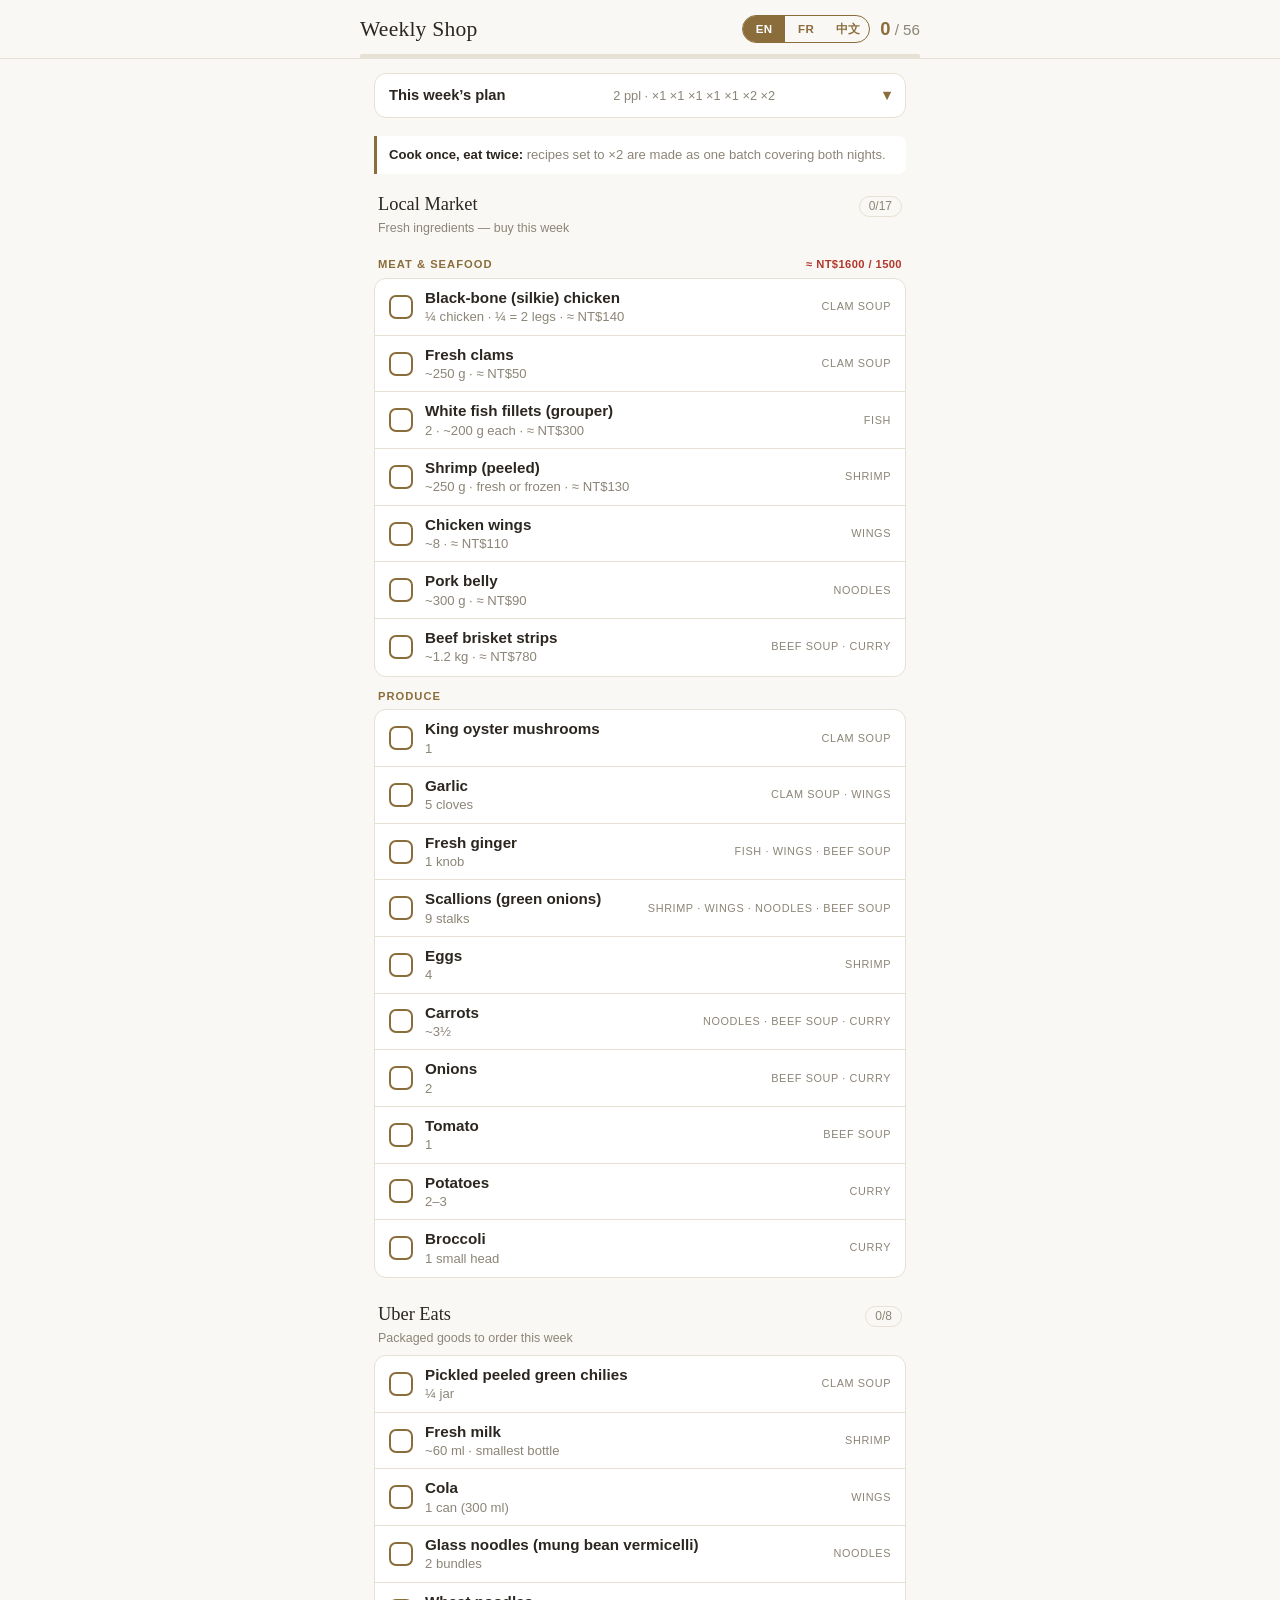
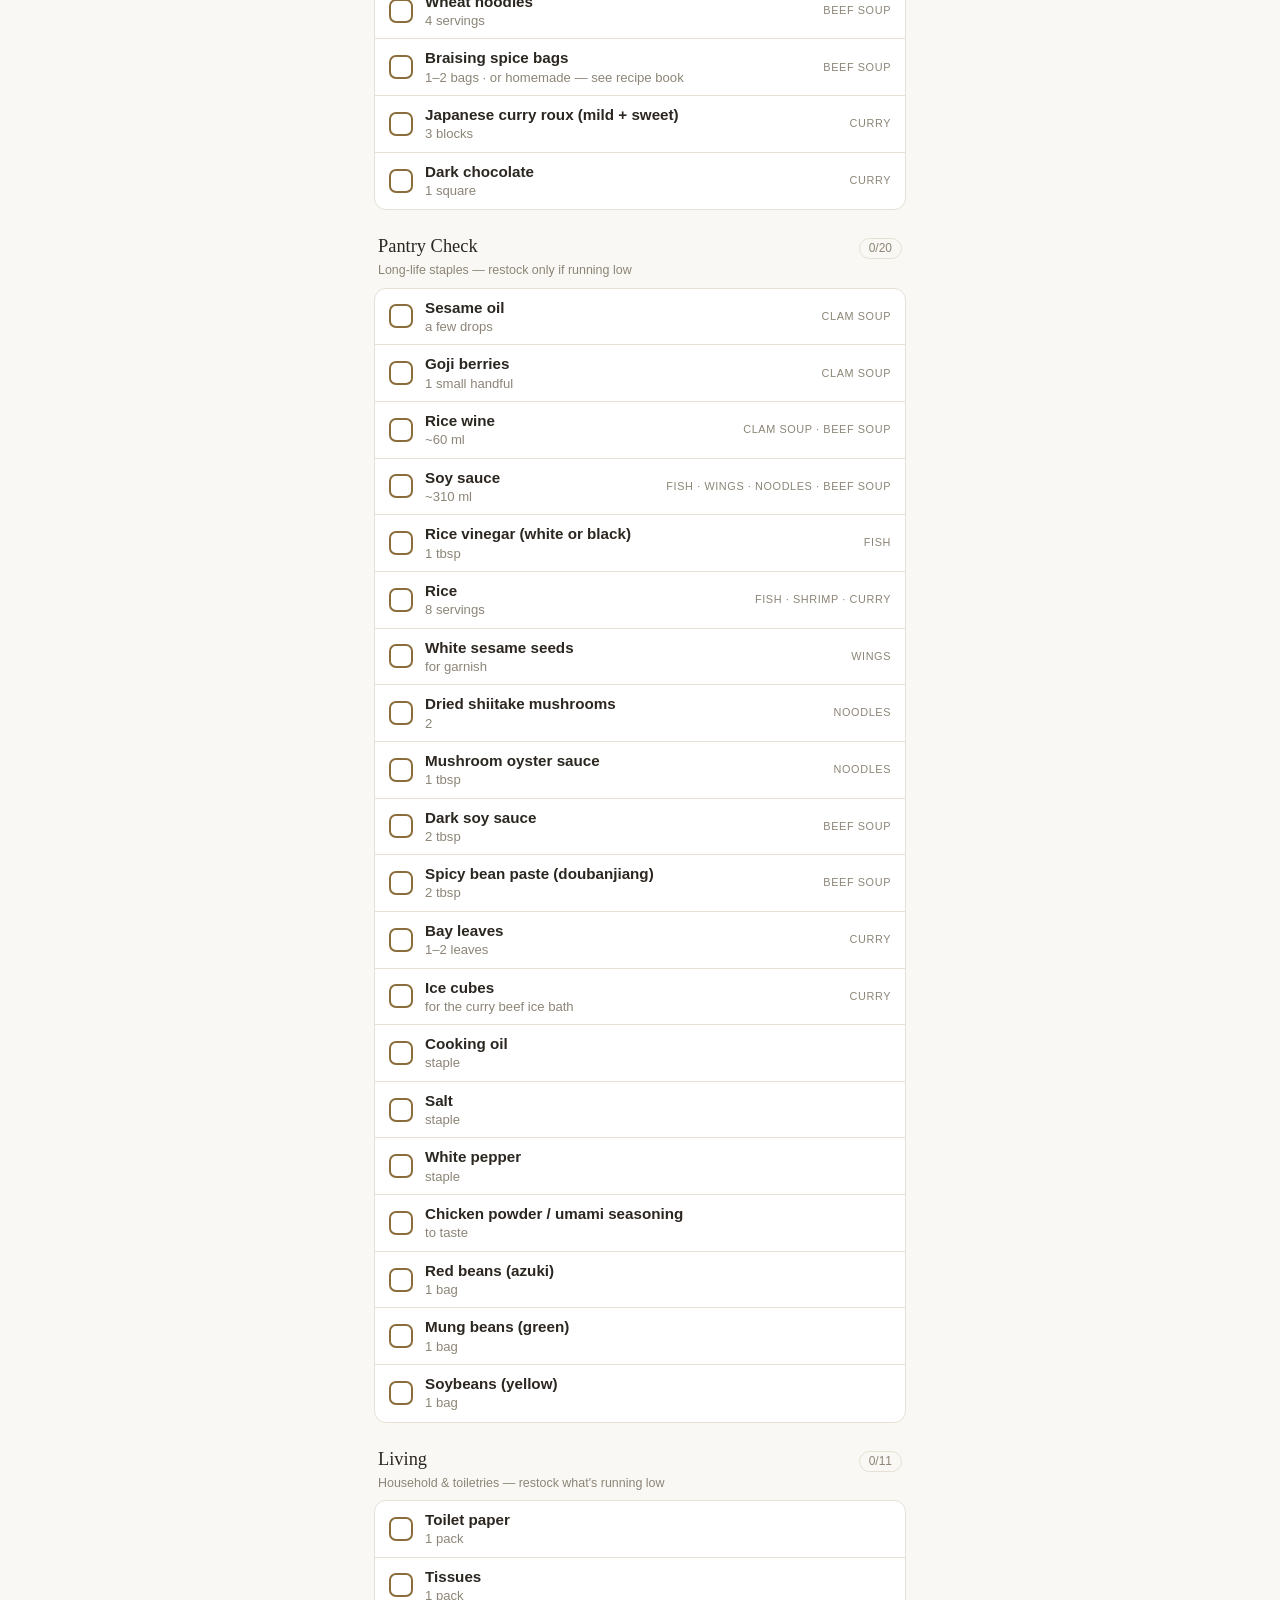
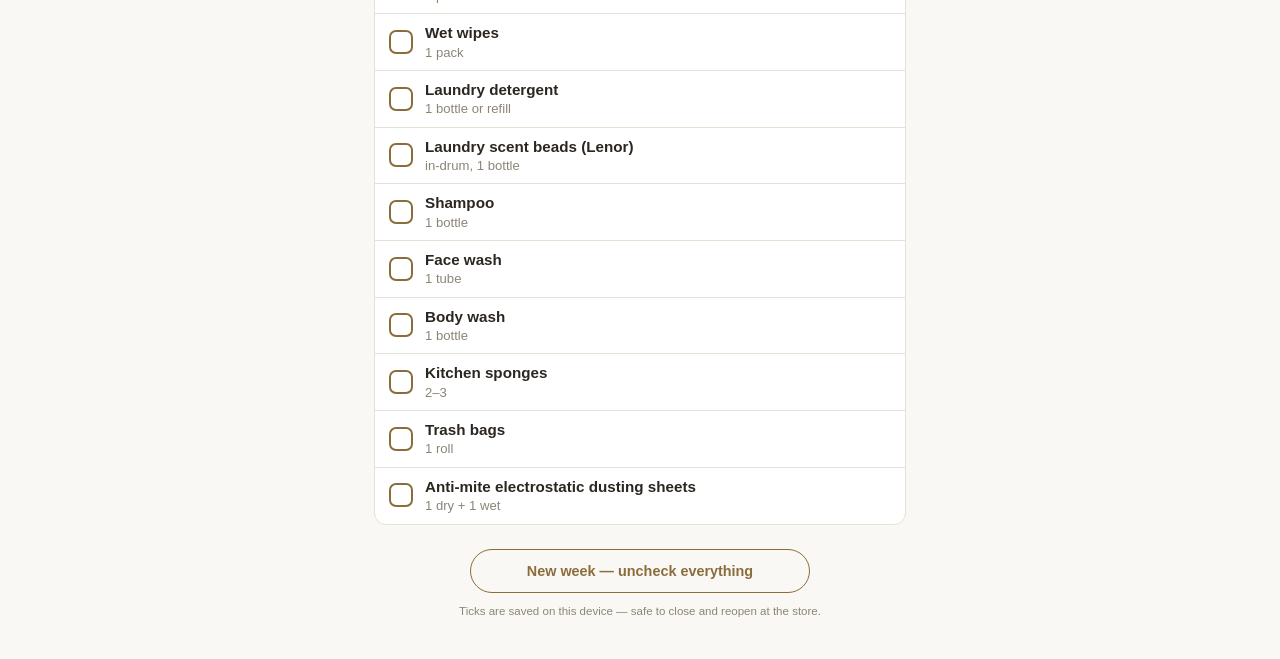
<file: recipes/shopping-list.html>
<!doctype html>
<html lang="en">
<meta charset="utf-8">
<link rel="icon" href="data:image/svg+xml,<svg xmlns=%27http://www.w3.org/2000/svg%27 viewBox=%270 0 100 100%27><text y=%27.9em%27 font-size=%2790%27>🛒</text></svg>">
<meta name="robots" content="noindex, nofollow">
<title>Weekly Shopping List</title>
<meta name="viewport" content="width=device-width, initial-scale=1, viewport-fit=cover">
<style>
  :root {
    --ground: #faf8f4;
    --card: #ffffff;
    --ink: #2b2620;
    --muted: #8c8577;
    --accent: #8a6d3b;
    --accent-ink: #ffffff;
    --border: #e6e0d5;
    --done-bg: #f5f1e9;
  }
  @media (prefers-color-scheme: dark) {
    :root {
      --ground: #1c1917; --card: #26221d; --ink: #ece7dd; --muted: #9a9184;
      --accent: #c9a468; --accent-ink: #1c1917; --border: #3a342b; --done-bg: #211d18;
    }
  }
  :root[data-theme="dark"] {
    --ground: #1c1917; --card: #26221d; --ink: #ece7dd; --muted: #9a9184;
    --accent: #c9a468; --accent-ink: #1c1917; --border: #3a342b; --done-bg: #211d18;
  }
  :root[data-theme="light"] {
    --ground: #faf8f4; --card: #ffffff; --ink: #2b2620; --muted: #8c8577;
    --accent: #8a6d3b; --accent-ink: #ffffff; --border: #e6e0d5; --done-bg: #f5f1e9;
  }

  * { margin: 0; padding: 0; box-sizing: border-box; }
  html { -webkit-text-size-adjust: 100%; }
  body {
    background: var(--ground);
    color: var(--ink);
    font-family: -apple-system, BlinkMacSystemFont, "Segoe UI", Roboto, "PingFang TC", "Microsoft JhengHei", Helvetica, Arial, sans-serif;
    font-size: 16px;
    line-height: 1.4;
    padding-bottom: 40px;
  }

  .top {
    position: sticky; top: 0; z-index: 10;
    background: var(--ground);
    border-bottom: 1px solid var(--border);
    padding: 14px 18px 0;
  }
  .head-row { display: flex; align-items: center; justify-content: space-between; gap: 10px; max-width: 560px; margin: 0 auto; }
  h1 { font-family: Georgia, "Times New Roman", serif; font-weight: 400; font-size: 1.35rem; letter-spacing: 0.2px; min-width: 0; }
  .head-right { display: flex; flex: 0 0 auto; align-items: center; gap: 10px; }
  .count { font-variant-numeric: tabular-nums; color: var(--muted); font-size: 0.95rem; white-space: nowrap; }
  .count b { color: var(--accent); font-size: 1.15rem; }
  .lang { display: flex; flex: 0 0 auto; border: 1.5px solid var(--accent); border-radius: 999px; overflow: hidden; }
  .lang button {
    font: inherit; font-size: 0.72rem; font-weight: 700; letter-spacing: 0.5px;
    color: var(--accent); background: none; border: none; cursor: pointer;
    min-width: 42px; height: 26px; padding: 0; text-align: center;
  }
  .lang button.on { background: var(--accent); color: var(--accent-ink); }
  .lang button:focus-visible { outline: 2px solid var(--accent); outline-offset: -2px; }
  .bar { height: 4px; border-radius: 2px 2px 0 0; background: var(--border); margin: 10px auto 0; max-width: 560px; overflow: hidden; }
  #fill { height: 100%; width: 0%; background: var(--accent); border-radius: 2px; transition: width 0.25s ease; }

  main { max-width: 560px; margin: 0 auto; padding: 14px 14px 0; }

  /* ---- Plan panel ---- */
  .plan {
    background: var(--card); border: 1px solid var(--border); border-radius: 12px;
    margin-bottom: 18px; overflow: hidden;
  }
  .plan-toggle {
    display: flex; align-items: center; justify-content: space-between; gap: 10px;
    width: 100%; padding: 11px 14px;
    font: inherit; font-size: 0.92rem; font-weight: 700; color: var(--ink);
    background: none; border: none; cursor: pointer; text-align: left;
  }
  .plan-toggle .sum { color: var(--muted); font-weight: 400; font-size: 0.8rem; }
  .plan-toggle .chev { color: var(--accent); transition: transform 0.15s ease; }
  .plan.open .chev { transform: rotate(180deg); }
  .plan-body { display: none; padding: 0 14px 12px; }
  .plan.open .plan-body { display: block; }
  .ppl { display: flex; align-items: center; gap: 14px; padding: 8px 0 12px; border-bottom: 1px dashed var(--border); }
  .ppl .lbl { font-size: 0.88rem; color: var(--muted); flex: 1; }
  .step-btn {
    width: 32px; height: 32px; border-radius: 9px;
    border: 1.5px solid var(--accent); background: none; color: var(--accent);
    font-size: 1.1rem; font-weight: 700; cursor: pointer; line-height: 1;
  }
  .step-btn:disabled { opacity: 0.35; cursor: default; }
  .step-btn:focus-visible { outline: 2px solid var(--accent); outline-offset: 2px; }
  .ppl b { font-size: 1.2rem; min-width: 24px; text-align: center; font-variant-numeric: tabular-nums; }
  .mrow { display: flex; align-items: center; gap: 10px; padding: 8px 0; border-bottom: 1px dashed var(--border); }
  .mrow:last-of-type { border-bottom: none; }
  .mrow .rname { flex: 1; font-size: 0.88rem; font-weight: 600; }
  .seg { display: flex; border: 1.5px solid var(--accent); border-radius: 8px; overflow: hidden; }
  .seg button {
    font: inherit; font-size: 0.78rem; font-weight: 700; padding: 4px 10px;
    background: none; border: none; color: var(--accent); cursor: pointer;
    border-left: 1.5px solid var(--accent);
  }
  .seg button:first-child { border-left: none; }
  .seg button.on { background: var(--accent); color: var(--accent-ink); }
  .seg button:focus-visible { outline: 2px solid var(--accent); outline-offset: -2px; }
  .plan-hint { font-size: 0.74rem; color: var(--muted); margin-top: 8px; }

  .note {
    font-size: 0.82rem; color: var(--muted);
    padding: 10px 12px; border-left: 3px solid var(--accent);
    background: var(--card); border-radius: 0 8px 8px 0;
    margin-bottom: 18px;
  }
  .note b { color: var(--ink); }

  section { margin-bottom: 24px; }
  .sec-head {
    display: flex; align-items: baseline; justify-content: space-between;
    padding: 0 4px 2px;
  }
  .sec-head h2 { font-family: Georgia, serif; font-weight: 400; font-size: 1.15rem; }
  .sec-desc { font-size: 0.78rem; color: var(--muted); padding: 0 4px 8px; }
  .sec-count {
    font-size: 0.75rem; font-variant-numeric: tabular-nums;
    color: var(--muted);
    border: 1px solid var(--border); border-radius: 999px;
    padding: 1px 9px;
  }
  .sec-count.full { color: var(--accent-ink); background: var(--accent); border-color: var(--accent); }

  .sub-label {
    font-size: 0.7rem; text-transform: uppercase; letter-spacing: 1px;
    color: var(--accent); font-weight: 600;
    margin: 12px 4px 5px;
    display: flex; align-items: baseline; justify-content: space-between; gap: 8px;
  }
  .sub-label .nt-total { color: var(--muted); letter-spacing: 0.4px; white-space: nowrap; }
  .sub-label .nt-total.over { color: #b3372c; }

  .items {
    display: flex; flex-direction: column;
    background: var(--card);
    border: 1px solid var(--border); border-radius: 12px;
    overflow: hidden;
  }
  .item {
    display: flex; align-items: center; gap: 12px;
    width: 100%; min-height: 52px;
    padding: 8px 14px;
    background: transparent; border: none; border-bottom: 1px solid var(--border);
    font: inherit; color: inherit; text-align: left;
    cursor: pointer;
    -webkit-tap-highlight-color: transparent;
  }
  .items .item:last-child, .items .item.done:last-of-type { border-bottom-color: transparent; }
  .item:focus-visible { outline: 2px solid var(--accent); outline-offset: -2px; border-radius: 8px; }

  .tick {
    flex: 0 0 auto;
    width: 24px; height: 24px;
    border: 2px solid var(--accent); border-radius: 7px;
    display: flex; align-items: center; justify-content: center;
    transition: background 0.15s ease;
  }
  .tick svg { width: 14px; height: 14px; opacity: 0; }
  .tick svg path { stroke: var(--accent-ink); stroke-width: 3; fill: none; stroke-linecap: round; stroke-linejoin: round; }

  .txt { flex: 1 1 auto; min-width: 0; }
  .name { font-weight: 600; font-size: 0.95rem; display: block; }
  .qty { color: var(--muted); font-size: 0.82rem; display: block; }
  .use {
    flex: 0 0 auto; color: var(--muted); font-size: 0.68rem;
    text-transform: uppercase; letter-spacing: 0.6px;
    text-align: right; white-space: nowrap;
  }

  .item.done { order: 1; background: var(--done-bg); }
  .item.done .tick { background: var(--accent); }
  .item.done .tick svg { opacity: 1; }
  .item.done .name { text-decoration: line-through; }
  .item.done .name, .item.done .qty, .item.done .use { opacity: 0.55; }

  footer { max-width: 560px; margin: 6px auto 0; padding: 0 14px; text-align: center; }
  #reset {
    font: inherit; font-size: 0.9rem; font-weight: 600;
    color: var(--accent); background: none;
    border: 1.5px solid var(--accent); border-radius: 999px;
    padding: 11px 24px; cursor: pointer;
    width: 100%; max-width: 340px;
  }
  #reset.armed { color: #b3372c; border-color: #b3372c; }
  #reset:focus-visible { outline: 2px solid var(--accent); outline-offset: 2px; }
  .hint { font-size: 0.72rem; color: var(--muted); margin-top: 10px; }

  @media (prefers-reduced-motion: reduce) {
    #fill, .tick, .plan-toggle .chev { transition: none; }
  }
</style>

<header class="top">
  <div class="head-row">
    <h1 id="title">Weekly Shop</h1>
    <div class="head-right">
      <div class="lang" role="group" aria-label="Language">
        <button id="lang-en" type="button">EN</button>
        <button id="lang-fr" type="button">FR</button>
        <button id="lang-zh" type="button">中文</button>
      </div>
      <span class="count"><b id="done">0</b> / <span id="total">0</span></span>
    </div>
  </div>
  <div class="bar"><div id="fill"></div></div>
</header>

<main>
  <div class="plan" id="plan">
    <button class="plan-toggle" id="plan-toggle" type="button" aria-expanded="false">
      <span id="plan-title"></span>
      <span class="sum" id="plan-sum"></span>
      <span class="chev" aria-hidden="true">▾</span>
    </button>
    <div class="plan-body" id="plan-body"></div>
  </div>
  <p class="note" id="note"></p>
  <div id="list"></div>
</main>

<footer>
  <button id="reset" type="button"></button>
  <p class="hint" id="hint"></p>
</footer>

<script>
  // ---------- units & formatting (same engine as the recipe book) ----------
  const U = {
    g:    { en: ["g","g"],                 fr: ["g","g"],                     zh: ["克","克"],       step: 10 },
    ml:   { en: ["ml","ml"],               fr: ["ml","ml"],                   zh: ["毫升","毫升"],   step: 10 },
    pc:   { en: ["",""],                   fr: ["",""],                       zh: ["",""],           step: 0.5 },
    stalk:{ en: ["stalk","stalks"],        fr: ["tige","tiges"],              zh: ["根","根"],       step: 0.5 },
    clove:{ en: ["clove","cloves"],        fr: ["gousse","gousses"],          zh: ["瓣","瓣"],       step: 1 },
    tbsp: { en: ["tbsp","tbsp"],           fr: ["c. à s.","c. à s."],         zh: ["大匙","大匙"],   step: 0.5 },
    serv: { en: ["serving","servings"],    fr: ["portion","portions"],        zh: ["人份","人份"],   step: 0.5 },
    bag:  { en: ["bag","bags"],            fr: ["sachet","sachets"],          zh: ["包","包"],       step: 0.5 },
    bund: { en: ["bundle","bundles"],      fr: ["paquet","paquets"],          zh: ["把","把"],       step: 0.5 },
    block:{ en: ["block","blocks"],        fr: ["cube","cubes"],              zh: ["塊","塊"],       step: 0.5 },
    sq:   { en: ["square","squares"],      fr: ["carré","carrés"],            zh: ["格","格"],       step: 0.5 },
    leaf: { en: ["leaf","leaves"],         fr: ["feuille","feuilles"],        zh: ["片","片"],       step: 0.5 },
    can:  { en: ["can (300 ml)","cans (300 ml)"], fr: ["canette (300 ml)","canettes (300 ml)"], zh: ["罐（300 毫升）","罐（300 毫升）"], step: 0.5 },
    jar:  { en: ["jar","jar"],             fr: ["bocal","bocal"],             zh: ["瓶","瓶"],       step: 0.25 },
    chick:{ en: ["chicken","chickens"],    fr: ["poulet","poulets"],          zh: ["隻","隻"],       step: 0.25 },
    head: { en: ["small head","small heads"], fr: ["petite tête","petites têtes"], zh: ["小顆","小顆"], step: 0.25 }
  };
  const FRACS = { 0.25: "¼", 0.5: "½", 0.75: "¾" };
  function roundStep(x, s) { return Math.max(s, Math.round(x / s) * s); }
  function fmtN(x, uk) {
    const u = U[uk];
    if (uk === "g" && x >= 1000) return (Math.round(x / 100) / 10) + " kg";
    if (uk === "ml" && x >= 1000) return (Math.round(x / 100) / 10) + " L";
    if (uk === "g" || uk === "ml") return roundStep(x, u.step) + "";
    const r = roundStep(x, u.step);
    const w = Math.floor(r + 1e-9), rem = Math.round((r - w) * 100) / 100;
    if (FRACS[rem]) return (w ? w : "") + FRACS[rem];
    return (Math.round(r * 10) / 10) + "";
  }

  // ---------- recipes (multiplier targets) ----------
  // Order = cooking order for the week, by perishability: live clams first, then fish/shrimp, poultry, pork, beef batches.
  // ×0 = recipe skipped this week (its items disappear from the list).
  const RECIPES = [
    { id: "clam",    def: 1, name: { en: "Chili Chicken & Clam Soup", fr: "Soupe poulet & palourdes", zh: "剝皮辣椒蛤蜊雞湯" }, short: { en: "Clam soup", fr: "Soupe palourdes", zh: "雞湯" } },
    { id: "fish",    def: 1, name: { en: "No-Fry Braised Fish", fr: "Poisson braisé sans friture", zh: "免煎紅燒魚" },      short: { en: "Fish", fr: "Poisson", zh: "紅燒魚" } },
    { id: "shrimp",  def: 1, name: { en: "Silky Egg & Shrimp", fr: "Œufs soyeux aux crevettes", zh: "滑蛋蝦仁" },          short: { en: "Shrimp", fr: "Crevettes", zh: "蝦仁" } },
    { id: "wings",   def: 1, name: { en: "Cola Chicken Wings", fr: "Ailes de poulet au cola", zh: "可樂雞翅" },        short: { en: "Wings", fr: "Ailes", zh: "雞翅" } },
    { id: "noodles", def: 1, name: { en: "Stir-Fried Glass Noodles", fr: "Vermicelles sautés", zh: "五花肉炒冬粉" },        short: { en: "Noodles", fr: "Vermicelles", zh: "冬粉" } },
    { id: "soup",    def: 2, name: { en: "Braised Beef Noodle Soup", fr: "Soupe de nouilles au bœuf", zh: "紅燒牛肉麵" }, short: { en: "Beef soup", fr: "Soupe bœuf", zh: "牛肉麵" } },
    { id: "curry",   def: 2, name: { en: "Japanese Beef Curry", fr: "Curry de bœuf japonais", zh: "日式咖哩牛肉" },         short: { en: "Curry", fr: "Curry", zh: "咖哩" } }
  ];

  // ---------- items ----------
  // parts: contributions per recipe for a base batch (2 people × 1 cook); they scale with the plan.
  // q {txt}: fixed text, never scales.
  // nt: estimated Taipei traditional-market price in NT$ per unit of u (checked 2026-08) —
  //     displays the rounded amount to ask the vendor for ("give me NT$200 of pork belly").
  //     Basis: pork belly ~180 NT/斤, beef ~380–400 NT/斤, wings ~110 NT/斤, whole silkie ~550 NT,
  //     clams ~120 NT/斤, peeled shrimp ~300 NT/斤, grouper fillet ~150 NT/200g pc (斤 = 600 g).
  //     Adjust these rates to the real stall prices. Weekly meat budget: NT_BUDGET below.
  const DATA = [
    { section: { en: "Local Market", fr: "Marché local", zh: "傳統市場" },
      desc: { en: "Fresh ingredients — buy this week", fr: "Ingrédients frais — à acheter cette semaine", zh: "新鮮食材——本週採買" }, items: [
      { sub: { en: "Meat & Seafood", fr: "Viande & fruits de mer", zh: "肉類海鮮" }, budget: 1500 },
      { id: "silkie-chicken", n: { en: "Black-bone (silkie) chicken", fr: "Poulet soie (chair noire)", zh: "烏骨雞" }, u: "chick", nt: 550, parts: [{ r: "clam", q: 0.25 }], use: ["clam"], note: { en: "¼ = 2 legs", fr: "¼ = 2 cuisses", zh: "¼ 隻＝2 支腿" } },
      { id: "clams", n: { en: "Fresh clams", fr: "Palourdes fraîches", zh: "蛤蜊" }, u: "g", approx: true, nt: 0.2, parts: [{ r: "clam", q: 250 }], use: ["clam"] },
      { id: "fish-fillets", n: { en: "White fish fillets (grouper)", fr: "Filets de poisson blanc (mérou)", zh: "白肉魚片（石斑）" }, u: "pc", nt: 150, parts: [{ r: "fish", q: 2 }], use: ["fish"], note: { en: "~200 g each", fr: "~200 g pièce", zh: "每片約 200 克" } },
      { id: "shrimp-peeled", n: { en: "Shrimp (peeled)", fr: "Crevettes décortiquées", zh: "蝦仁" }, u: "g", approx: true, nt: 0.5, parts: [{ r: "shrimp", q: 250 }], use: ["shrimp"], note: { en: "fresh or frozen", fr: "fraîches ou surgelées", zh: "生鮮或冷凍皆可" } },
      { id: "chicken-wings", n: { en: "Chicken wings", fr: "Ailes de poulet", zh: "雞翅" }, u: "pc", approx: true, nt: 14, parts: [{ r: "wings", q: 8 }], use: ["wings"] },
      { id: "pork-belly", n: { en: "Pork belly", fr: "Poitrine de porc", zh: "五花肉" }, u: "g", approx: true, nt: 0.3, parts: [{ r: "noodles", q: 300 }], use: ["noodles"] },
      { id: "beef-brisket", n: { en: "Beef brisket strips", fr: "Poitrine de bœuf en bandes", zh: "牛腩條" }, u: "g", approx: true, nt: 0.63, parts: [{ r: "soup", q: 350 }, { r: "curry", q: 270 }], use: ["soup", "curry"] },
      { sub: { en: "Produce", fr: "Fruits & légumes", zh: "蔬果" } },
      { id: "king-oyster", n: { en: "King oyster mushrooms", fr: "Pleurotes du panicaut", zh: "杏鮑菇" }, u: "pc", parts: [{ r: "clam", q: 1 }], use: ["clam"] },
      { id: "garlic", n: { en: "Garlic", fr: "Ail", zh: "蒜" }, u: "clove", parts: [{ r: "clam", q: 3 }, { r: "wings", q: 2 }], use: ["clam", "wings"] },
      { id: "ginger", n: { en: "Fresh ginger", fr: "Gingembre frais", zh: "薑" }, q: { txt: { en: "1 knob", fr: "1 morceau", zh: "一大塊" } }, use: ["fish", "wings", "soup"] },
      { id: "scallions", n: { en: "Scallions (green onions)", fr: "Oignons nouveaux", zh: "蔥" }, u: "stalk", parts: [{ r: "shrimp", q: 2 }, { r: "wings", q: 1 }, { r: "noodles", q: 2 }, { r: "soup", q: 2 }], use: ["shrimp", "wings", "noodles", "soup"] },
      { id: "eggs", n: { en: "Eggs", fr: "Œufs", zh: "雞蛋" }, u: "pc", parts: [{ r: "shrimp", q: 4 }], use: ["shrimp"] },
      { id: "carrots", n: { en: "Carrots", fr: "Carottes", zh: "紅蘿蔔" }, u: "pc", approx: true, parts: [{ r: "noodles", q: 0.25 }, { r: "soup", q: 0.5 }, { r: "curry", q: 1 }], use: ["noodles", "soup", "curry"] },
      { id: "onions", n: { en: "Onions", fr: "Oignons", zh: "洋蔥" }, u: "pc", parts: [{ r: "soup", q: 0.5 }, { r: "curry", q: 0.5 }], use: ["soup", "curry"] },
      { id: "tomato", n: { en: "Tomato", fr: "Tomate", zh: "番茄" }, u: "pc", parts: [{ r: "soup", q: 0.5 }], use: ["soup"] },
      { id: "potatoes", n: { en: "Potatoes", fr: "Pommes de terre", zh: "馬鈴薯" }, u: "pc", parts: [{ r: "curry", q: [1, 1.5] }], use: ["curry"] },
      { id: "broccoli", n: { en: "Broccoli", fr: "Brocoli", zh: "綠花椰菜" }, u: "head", parts: [{ r: "curry", q: 0.5 }], use: ["curry"] }
    ]},
    { section: { en: "Uber Eats", fr: "Uber Eats", zh: "Uber Eats" },
      desc: { en: "Packaged goods to order this week", fr: "Produits d’épicerie à commander cette semaine", zh: "本週要訂的包裝食材" }, items: [
      { id: "pickled-chili", n: { en: "Pickled peeled green chilies", fr: "Piments verts pelés au vinaigre", zh: "剝皮辣椒" }, u: "jar", parts: [{ r: "clam", q: 0.25 }], use: ["clam"] },
      { id: "milk", n: { en: "Fresh milk", fr: "Lait frais", zh: "鮮奶" }, u: "ml", approx: true, parts: [{ r: "shrimp", q: 60 }], use: ["shrimp"], note: { en: "smallest bottle", fr: "petite bouteille", zh: "小瓶即可" } },
      { id: "cola", n: { en: "Cola", fr: "Cola", zh: "可樂" }, u: "can", parts: [{ r: "wings", q: 1 }], use: ["wings"] },
      { id: "glass-noodles", n: { en: "Glass noodles (mung bean vermicelli)", fr: "Vermicelles de haricot mungo", zh: "冬粉" }, u: "bund", parts: [{ r: "noodles", q: 2 }], use: ["noodles"] },
      { id: "wheat-noodles", n: { en: "Wheat noodles", fr: "Nouilles de blé", zh: "麵條" }, u: "serv", parts: [{ r: "soup", q: 2 }], use: ["soup"] },
      { id: "spice-packets", n: { en: "Braising spice bags", fr: "Sachets d’épices à braiser", zh: "滷包" }, u: "bag", parts: [{ r: "soup", q: [0.5, 1] }], use: ["soup"], note: { en: "or homemade — see recipe book", fr: "ou maison — voir livre de recettes", zh: "或自製——見食譜" } },
      { id: "curry-roux", n: { en: "Japanese curry roux (mild + sweet)", fr: "Roux de curry (doux + sucré)", zh: "咖哩塊（甘口＋甜口）" }, u: "block", parts: [{ r: "curry", q: 1.5 }], use: ["curry"] },
      { id: "chocolate", n: { en: "Dark chocolate", fr: "Chocolat noir", zh: "黑巧克力" }, u: "sq", parts: [{ r: "curry", q: 0.5 }], use: ["curry"] }
    ]},
    { section: { en: "Pantry Check", fr: "Fonds de placard", zh: "庫存檢查" },
      desc: { en: "Long-life staples — restock only if running low", fr: "Longue conservation — à racheter seulement si le stock est bas", zh: "長效常備品——快用完才補貨" }, items: [
      { id: "sesame-oil", n: { en: "Sesame oil", fr: "Huile de sésame", zh: "香油" }, q: { txt: { en: "a few drops", fr: "quelques gouttes", zh: "幾滴" } }, use: ["clam"] },
      { id: "goji", n: { en: "Goji berries", fr: "Baies de goji", zh: "枸杞" }, q: { txt: { en: "1 small handful", fr: "1 petite poignée", zh: "一小把" } }, use: ["clam"] },
      { id: "rice-wine", n: { en: "Rice wine", fr: "Vin de riz", zh: "米酒" }, u: "ml", approx: true, parts: [{ r: "soup", q: 30 }], use: ["clam", "soup"] },
      { id: "soy-sauce", n: { en: "Soy sauce", fr: "Sauce soja", zh: "醬油" }, u: "ml", approx: true, parts: [{ r: "fish", q: 60 }, { r: "wings", q: 100 }, { r: "noodles", q: 30 }, { r: "soup", q: 60 }], use: ["fish", "wings", "noodles", "soup"] },
      { id: "vinegar", n: { en: "Rice vinegar (white or black)", fr: "Vinaigre de riz (blanc ou noir)", zh: "米醋（白醋或烏醋）" }, u: "tbsp", parts: [{ r: "fish", q: 1 }], use: ["fish"] },
      { id: "rice", n: { en: "Rice", fr: "Riz", zh: "白米" }, u: "serv", parts: [{ r: "fish", q: 2 }, { r: "shrimp", q: 2 }, { r: "curry", q: 2 }], use: ["fish", "shrimp", "curry"] },
      { id: "sesame-seeds", n: { en: "White sesame seeds", fr: "Sésame blanc", zh: "白芝麻" }, q: { txt: { en: "for garnish", fr: "finition", zh: "點綴用" } }, use: ["wings"] },
      { id: "shiitake", n: { en: "Dried shiitake mushrooms", fr: "Champignons shiitaké séchés", zh: "乾香菇" }, u: "pc", parts: [{ r: "noodles", q: 2 }], use: ["noodles"] },
      { id: "mushroom-oyster", n: { en: "Mushroom oyster sauce", fr: "Sauce d’huître aux champignons", zh: "香菇素蠔油" }, u: "tbsp", parts: [{ r: "noodles", q: 1 }], use: ["noodles"] },
      { id: "dark-soy", n: { en: "Dark soy sauce", fr: "Sauce soja foncée", zh: "老抽" }, u: "tbsp", parts: [{ r: "soup", q: 1 }], use: ["soup"] },
      { id: "doubanjiang", n: { en: "Spicy bean paste (doubanjiang)", fr: "Pâte de fèves pimentée", zh: "辣豆瓣醬" }, u: "tbsp", parts: [{ r: "soup", q: 1 }], use: ["soup"] },
      { id: "bay-leaves", n: { en: "Bay leaves", fr: "Feuilles de laurier", zh: "月桂葉" }, u: "leaf", parts: [{ r: "curry", q: [0.5, 1] }], use: ["curry"] },
      { id: "ice", n: { en: "Ice cubes", fr: "Glaçons", zh: "冰塊" }, q: { txt: { en: "for the curry beef ice bath", fr: "bain glacé du curry", zh: "咖哩牛肉冰鎮用" } }, use: ["curry"] },
      { id: "oil", n: { en: "Cooking oil", fr: "Huile de cuisson", zh: "食用油" }, q: { txt: { en: "staple", fr: "de base", zh: "常備" } }, use: [] },
      { id: "salt", n: { en: "Salt", fr: "Sel", zh: "鹽" }, q: { txt: { en: "staple", fr: "de base", zh: "常備" } }, use: [] },
      { id: "white-pepper", n: { en: "White pepper", fr: "Poivre blanc", zh: "白胡椒" }, q: { txt: { en: "staple", fr: "de base", zh: "常備" } }, use: [] },
      { id: "chicken-powder", n: { en: "Chicken powder / umami seasoning", fr: "Bouillon de poulet en poudre", zh: "雞粉" }, q: { txt: { en: "to taste", fr: "au goût", zh: "適量" } }, use: [] },
      { id: "red-beans", n: { en: "Red beans (azuki)", fr: "Haricots rouges (azuki)", zh: "紅豆" }, q: { txt: { en: "1 bag", fr: "1 sachet", zh: "一包" } }, use: [] },
      { id: "mung-beans", n: { en: "Mung beans (green)", fr: "Haricots mungo (verts)", zh: "綠豆" }, q: { txt: { en: "1 bag", fr: "1 sachet", zh: "一包" } }, use: [] },
      { id: "soybeans", n: { en: "Soybeans (yellow)", fr: "Graines de soja (jaunes)", zh: "黃豆" }, q: { txt: { en: "1 bag", fr: "1 sachet", zh: "一包" } }, use: [] }
    ]},
    { section: { en: "Living", fr: "Maison", zh: "生活用品" },
      desc: { en: "Household & toiletries — restock what's running low", fr: "Ménage & hygiène — racheter ce qui vient à manquer", zh: "居家與盥洗用品——快用完就補" }, items: [
      { id: "toilet-paper", n: { en: "Toilet paper", fr: "Papier toilette", zh: "衛生紙" }, q: { txt: { en: "1 pack", fr: "1 paquet", zh: "一串" } }, use: [] },
      { id: "tissues", n: { en: "Tissues", fr: "Mouchoirs", zh: "面紙" }, q: { txt: { en: "1 pack", fr: "1 paquet", zh: "一包" } }, use: [] },
      { id: "wipes", n: { en: "Wet wipes", fr: "Lingettes", zh: "濕紙巾" }, q: { txt: { en: "1 pack", fr: "1 paquet", zh: "一包" } }, use: [] },
      { id: "laundry-detergent", n: { en: "Laundry detergent", fr: "Lessive (machine)", zh: "洗衣精" }, q: { txt: { en: "1 bottle or refill", fr: "1 bidon ou recharge", zh: "一瓶或補充包" } }, use: [] },
      { id: "laundry-beads", n: { en: "Laundry scent beads (Lenor)", fr: "Billes parfumantes (Lenor)", zh: "衣物香香豆（Lenor 蘭諾）" }, q: { txt: { en: "in-drum, 1 bottle", fr: "dans le tambour, 1 flacon", zh: "投入洗衣槽，一瓶" } }, use: [] },
      { id: "shampoo", n: { en: "Shampoo", fr: "Shampoing", zh: "洗髮精" }, q: { txt: { en: "1 bottle", fr: "1 flacon", zh: "一瓶" } }, use: [] },
      { id: "face-wash", n: { en: "Face wash", fr: "Nettoyant visage", zh: "洗面乳" }, q: { txt: { en: "1 tube", fr: "1 tube", zh: "一條" } }, use: [] },
      { id: "body-wash", n: { en: "Body wash", fr: "Gel douche", zh: "沐浴乳" }, q: { txt: { en: "1 bottle", fr: "1 flacon", zh: "一瓶" } }, use: [] },
      { id: "sponge", n: { en: "Kitchen sponges", fr: "Éponges", zh: "菜瓜布" }, q: { txt: { en: "2–3", fr: "2–3", zh: "2–3 個" } }, use: [] },
      { id: "trash-bags", n: { en: "Trash bags", fr: "Sacs poubelle", zh: "垃圾袋" }, q: { txt: { en: "1 roll", fr: "1 rouleau", zh: "一捲" } }, use: [] },
      { id: "dusting-sheets", n: { en: "Anti-mite electrostatic dusting sheets", fr: "Lingettes électrostatiques antiacariens", zh: "靜電除塵紙（除蟎）" }, q: { txt: { en: "1 dry + 1 wet", fr: "1 sec + 1 humide", zh: "乾式、濕式各一" } }, use: [] }
    ]}
  ];

  const T = {
    title: { en: "Weekly Shop", fr: "Courses de la semaine", zh: "本週採買" },
    plan: { en: "This week’s plan", fr: "Plan de la semaine", zh: "本週計畫" },
    people: { en: "Number of people", fr: "Nombre de personnes", zh: "用餐人數" },
    ppl: { en: "ppl", fr: "pers.", zh: "人" },
    planHint: { en: "×N = how many times that recipe is cooked this week — ×0 removes it from the list. Quantities below update automatically.",
                fr: "×N = combien de fois la recette est cuisinée cette semaine — ×0 la retire de la liste. Les quantités se mettent à jour automatiquement.",
                zh: "×N＝這道菜本週煮幾次——×0 表示這週不煮、不列入清單。以下份量會自動更新。" },
    note: { en: "<b>Cook once, eat twice:</b> recipes set to ×2 are made as one batch covering both nights.",
            fr: "<b>Cuisiner une fois, manger deux fois :</b> les recettes en ×2 se préparent en une seule marmite qui couvre les deux soirs.",
            zh: "<b>一次煮兩餐：</b>設為 ×2 的食譜一鍋煮好，兩晚份量。" },
    reset: { en: "New week — uncheck everything", fr: "Nouvelle semaine — tout décocher", zh: "新的一週——全部取消勾選" },
    resetConfirm: { en: "Sure? Tap again to uncheck all", fr: "Sûr ? Retouchez pour tout décocher", zh: "確定嗎？再點一次全部取消" },
    hint: { en: "Ticks are saved on this device — safe to close and reopen at the store.",
            fr: "Les coches sont enregistrées sur cet appareil — vous pouvez fermer et rouvrir au magasin.",
            zh: "勾選會存在這台裝置上——關掉再開也沒問題。" }
  };

  // ---------- state ----------
  const KEY = "weekly-shop-v1";
  const PKEY = "weekly-shop-prefs-v1";
  let checked = {};
  try { checked = JSON.parse(localStorage.getItem(KEY)) || {}; } catch (e) { checked = {}; }
  const saveChecked = () => { try { localStorage.setItem(KEY, JSON.stringify(checked)); } catch (e) {} };
  let prefs = { p: 2, m: {}, lang: "en" };
  try { Object.assign(prefs, JSON.parse(localStorage.getItem(PKEY)) || {}); } catch (e) {}
  for (const r of RECIPES) if (![0,1,2,3].includes(prefs.m[r.id])) prefs.m[r.id] = r.def;
  if (!["en","fr","zh"].includes(prefs.lang)) prefs.lang = "en";
  if (!(prefs.p >= 1 && prefs.p <= 8)) prefs.p = 2;
  const savePrefs = () => { try { localStorage.setItem(PKEY, JSON.stringify(prefs)); } catch (e) {} };
  const factor = rid => (prefs.p / 2) * prefs.m[rid];

  // Round to a vendor-friendly NT$ amount (nearest 10).
  const ntAsk = x => Math.max(10, Math.round(x / 10) * 10);
  const ntFmt = (x, lang) => (lang === "zh" ? "約 NT$" : "≈ NT$") + ntAsk(x);
  function scaledMid(it) {
    let lo = 0, hi = 0;
    for (const part of it.parts) {
      const f = factor(part.r);
      const range = Array.isArray(part.q) ? part.q : [part.q, part.q];
      lo += range[0] * f; hi += range[1] * f;
    }
    return (lo + hi) / 2;
  }
  function meatTotal() {
    let t = 0;
    for (const sec of DATA) for (const it of sec.items)
      if (it.nt && it.parts && isActive(it)) t += scaledMid(it) * it.nt;
    return t;
  }
  function itemQty(it, lang) {
    if (it.q && it.q.txt) return it.q.txt[lang];
    let lo = 0, hi = 0;
    for (const part of it.parts) {
      const f = factor(part.r);
      const range = Array.isArray(part.q) ? part.q : [part.q, part.q];
      lo += range[0] * f; hi += range[1] * f;
    }
    const a = fmtN(lo, it.u), b = fmtN(hi, it.u);
    let s = a === b ? a : a + "–" + b;
    const label = U[it.u][lang][hi > 1 ? 1 : 0];
    if (label && !((it.u === "g" || it.u === "ml") && hi >= 1000)) s += " " + label;
    if (it.note) s += " · " + it.note[lang];
    if (it.nt) s += " · " + ntFmt(((lo + hi) / 2) * it.nt, lang);
    return (it.approx ? "~" : "") + s;
  }
  // An item is on the list only if at least one recipe using it is cooked this week (×0 hides it).
  // Untracked staples (empty use) always stay.
  function isActive(it) {
    if (it.parts) {
      let hi = 0;
      for (const part of it.parts) {
        const range = Array.isArray(part.q) ? part.q : [part.q, part.q];
        hi += range[1] * factor(part.r);
      }
      return hi > 0;
    }
    if (!it.use.length) return true;
    return it.use.some(rid => prefs.m[rid] > 0);
  }
  function useLabel(it, lang) {
    return it.use.filter(rid => prefs.m[rid] > 0)
      .map(rid => RECIPES.find(r => r.id === rid).short[lang]).join(" · ");
  }

  // ---------- plan panel ----------
  const el = (tag, cls, html) => { const e = document.createElement(tag); if (cls) e.className = cls; if (html !== undefined) e.innerHTML = html; return e; };
  let planOpen = false;
  const planEl = document.getElementById("plan");
  const planToggle = document.getElementById("plan-toggle");
  planToggle.addEventListener("click", () => {
    planOpen = !planOpen;
    planEl.classList.toggle("open", planOpen);
    planToggle.setAttribute("aria-expanded", planOpen ? "true" : "false");
  });

  function renderPlan() {
    const L = prefs.lang;
    document.getElementById("plan-title").textContent = T.plan[L];
    document.getElementById("plan-sum").textContent =
      prefs.p + " " + T.ppl[L] + " · " + RECIPES.map(r => "×" + prefs.m[r.id]).join(" ");
    const body = document.getElementById("plan-body");
    body.innerHTML = "";
    const ppl = el("div", "ppl");
    ppl.appendChild(el("span", "lbl", T.people[L]));
    const minus = el("button", "step-btn", "−"); minus.type = "button"; minus.disabled = prefs.p <= 1;
    const num = el("b", null, prefs.p);
    const plus = el("button", "step-btn", "+"); plus.type = "button"; plus.disabled = prefs.p >= 8;
    minus.onclick = () => { if (prefs.p > 1) { prefs.p--; savePrefs(); renderAll(); } };
    plus.onclick = () => { if (prefs.p < 8) { prefs.p++; savePrefs(); renderAll(); } };
    ppl.append(minus, num, plus);
    body.appendChild(ppl);
    for (const r of RECIPES) {
      const row = el("div", "mrow");
      row.appendChild(el("span", "rname", r.name[L]));
      const seg = el("div", "seg");
      seg.setAttribute("role", "group");
      seg.setAttribute("aria-label", r.name[L]);
      for (const v of [0, 1, 2, 3]) {
        const b = el("button", prefs.m[r.id] === v ? "on" : "", "×" + v);
        b.type = "button";
        b.setAttribute("aria-pressed", prefs.m[r.id] === v ? "true" : "false");
        b.onclick = () => { prefs.m[r.id] = v; savePrefs(); renderAll(); };
        seg.appendChild(b);
      }
      row.appendChild(seg);
      body.appendChild(row);
    }
    body.appendChild(el("p", "plan-hint", T.planHint[L]));
  }

  // ---------- list ----------
  const CHECK_SVG = '<svg viewBox="0 0 16 16" aria-hidden="true"><path d="M2.5 8.5 L6 12 L13.5 4"/></svg>';
  const listEl = document.getElementById("list");
  let sections = [];

  function makeItem(it, lang) {
    const btn = document.createElement("button");
    btn.type = "button";
    btn.className = "item";
    btn.dataset.id = it.id;
    btn.setAttribute("aria-pressed", checked[it.id] ? "true" : "false");
    if (checked[it.id]) btn.classList.add("done");
    const use = useLabel(it, lang);
    btn.innerHTML =
      '<span class="tick">' + CHECK_SVG + '</span>' +
      '<span class="txt"><span class="name"></span><span class="qty"></span></span>' +
      (use ? '<span class="use"></span>' : '');
    btn.querySelector(".name").textContent = it.n[lang];
    btn.querySelector(".qty").textContent = itemQty(it, lang);
    if (use) btn.querySelector(".use").textContent = use;
    btn.addEventListener("click", () => {
      const on = !checked[it.id];
      checked[it.id] = on;
      if (!on) delete checked[it.id];
      btn.classList.toggle("done", on);
      btn.setAttribute("aria-pressed", on ? "true" : "false");
      saveChecked();
      refresh();
    });
    return btn;
  }

  function renderList() {
    const L = prefs.lang;
    listEl.innerHTML = "";
    sections = [];
    for (const sec of DATA) {
      const secEl = document.createElement("section");
      const head = el("div", "sec-head");
      head.append(el("h2", null, sec.section[L]), el("span", "sec-count"));
      secEl.appendChild(head);
      secEl.appendChild(el("p", "sec-desc", sec.desc[L]));
      let box = null, pendingSub = null;
      const ids = [];
      for (const entry of sec.items) {
        if (entry.sub) {
          pendingSub = entry;
          box = null;
          continue;
        }
        if (!isActive(entry)) continue;
        if (pendingSub) {
          const lbl = el("div", "sub-label");
          lbl.appendChild(el("span", null, pendingSub.sub[L]));
          if (pendingSub.budget) {
            const t = meatTotal();
            lbl.appendChild(el("span", "nt-total" + (t > pendingSub.budget ? " over" : ""),
              ntFmt(t, L) + " / " + pendingSub.budget));
          }
          secEl.appendChild(lbl);
          pendingSub = null;
          box = null;
        }
        if (!box) { box = el("div", "items"); secEl.appendChild(box); }
        box.appendChild(makeItem(entry, L));
        ids.push(entry.id);
      }
      if (!ids.length) continue;
      listEl.appendChild(secEl);
      sections.push({ chip: head.querySelector(".sec-count"), ids });
    }
  }

  const totalEl = document.getElementById("total");
  const doneEl = document.getElementById("done");
  const fillEl = document.getElementById("fill");

  function refresh() {
    const visible = sections.flatMap(s => s.ids);
    const done = visible.filter(id => checked[id]).length;
    doneEl.textContent = done;
    totalEl.textContent = visible.length;
    fillEl.style.width = (visible.length ? done / visible.length * 100 : 0) + "%";
    for (const s of sections) {
      const d = s.ids.filter(id => checked[id]).length;
      s.chip.textContent = d + "/" + s.ids.length;
      s.chip.classList.toggle("full", d === s.ids.length);
    }
  }

  // ---------- reset ----------
  const resetBtn = document.getElementById("reset");
  let armTimer = null;
  resetBtn.addEventListener("click", () => {
    if (!resetBtn.classList.contains("armed")) {
      resetBtn.classList.add("armed");
      resetBtn.textContent = T.resetConfirm[prefs.lang];
      armTimer = setTimeout(() => {
        resetBtn.classList.remove("armed");
        resetBtn.textContent = T.reset[prefs.lang];
      }, 3500);
      return;
    }
    clearTimeout(armTimer);
    checked = {};
    saveChecked();
    document.querySelectorAll(".item.done").forEach(b => {
      b.classList.remove("done");
      b.setAttribute("aria-pressed", "false");
    });
    resetBtn.classList.remove("armed");
    resetBtn.textContent = T.reset[prefs.lang];
    refresh();
  });

  // ---------- language & boot ----------
  function renderAll() {
    const L = prefs.lang;
    document.getElementById("title").textContent = T.title[L];
    for (const k of ["en","fr","zh"]) document.getElementById("lang-" + k).className = L === k ? "on" : "";
    document.getElementById("note").innerHTML = T.note[L];
    resetBtn.classList.remove("armed");
    clearTimeout(armTimer);
    resetBtn.textContent = T.reset[L];
    document.getElementById("hint").textContent = T.hint[L];
    renderPlan();
    renderList();
    refresh();
  }
  document.getElementById("lang-en").onclick = () => { prefs.lang = "en"; savePrefs(); renderAll(); };
  document.getElementById("lang-fr").onclick = () => { prefs.lang = "fr"; savePrefs(); renderAll(); };
  document.getElementById("lang-zh").onclick = () => { prefs.lang = "zh"; savePrefs(); renderAll(); };
  renderAll();
</script>
</file>
